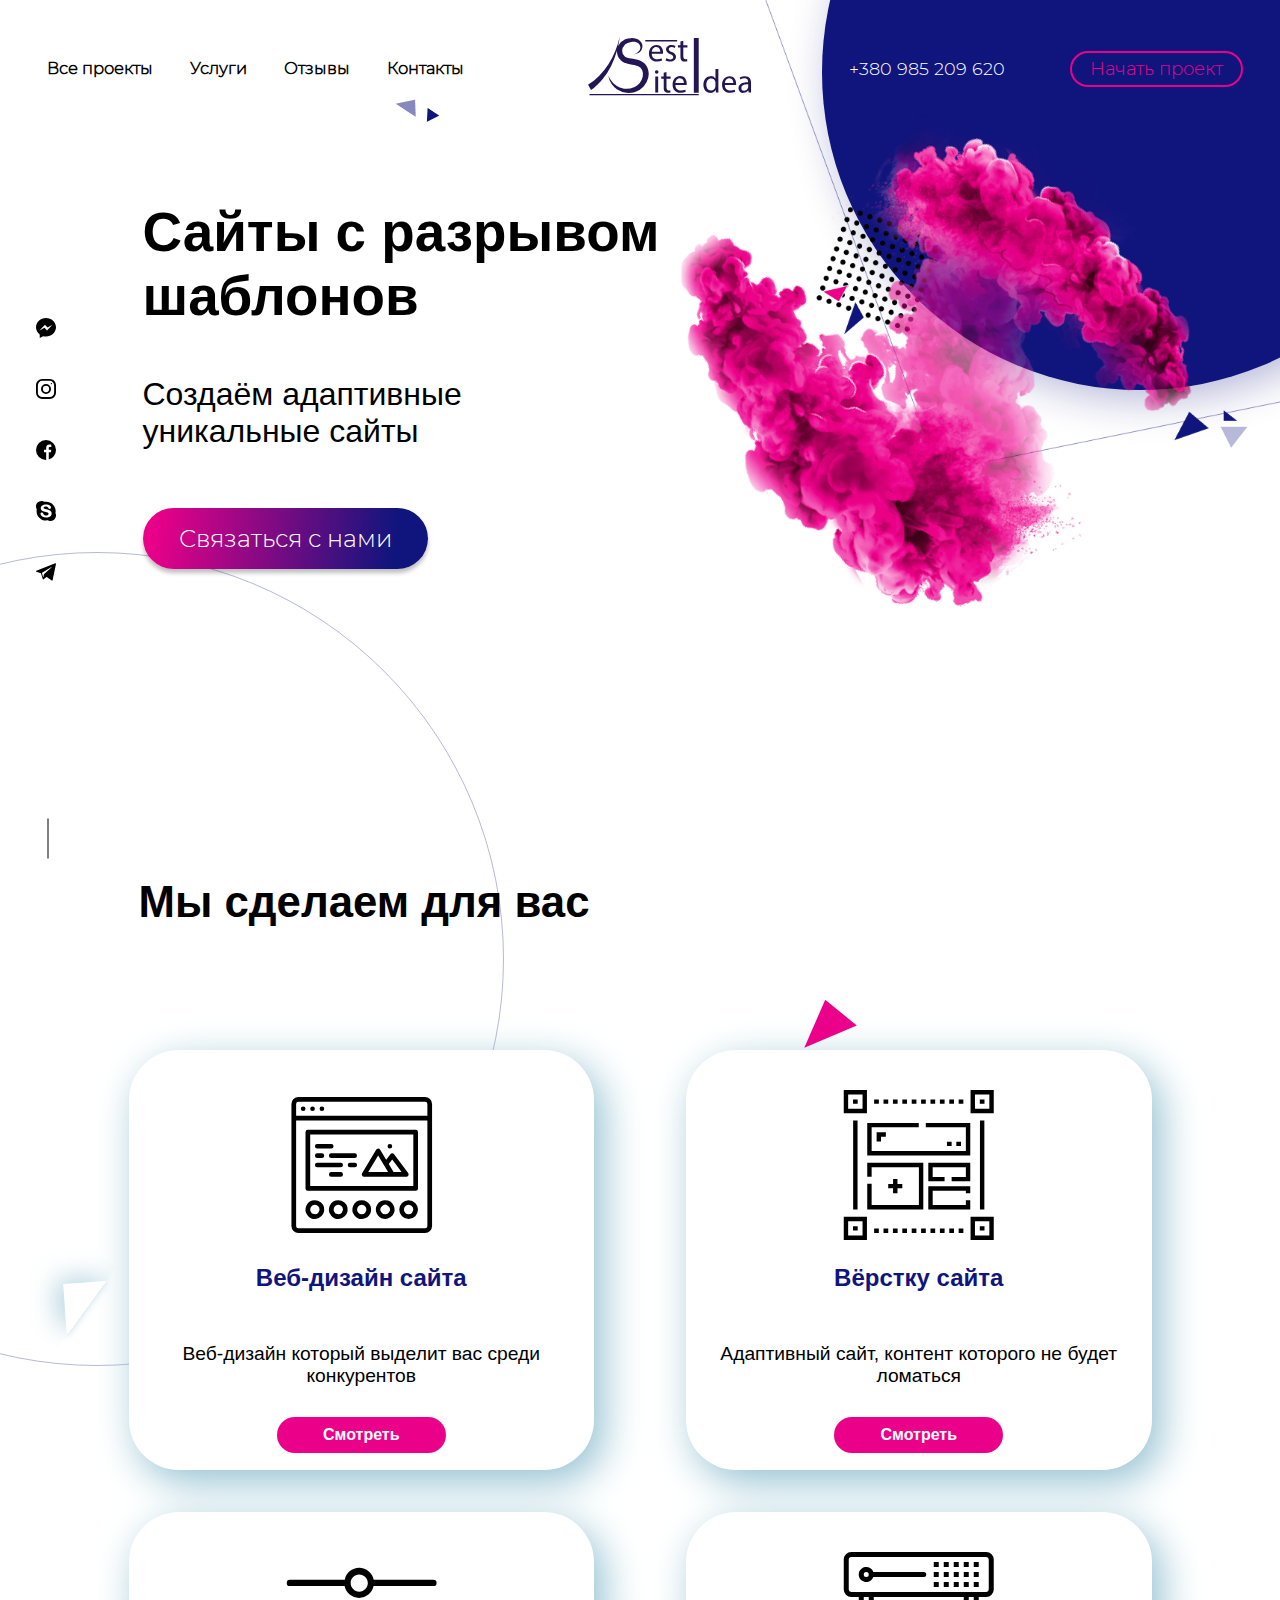
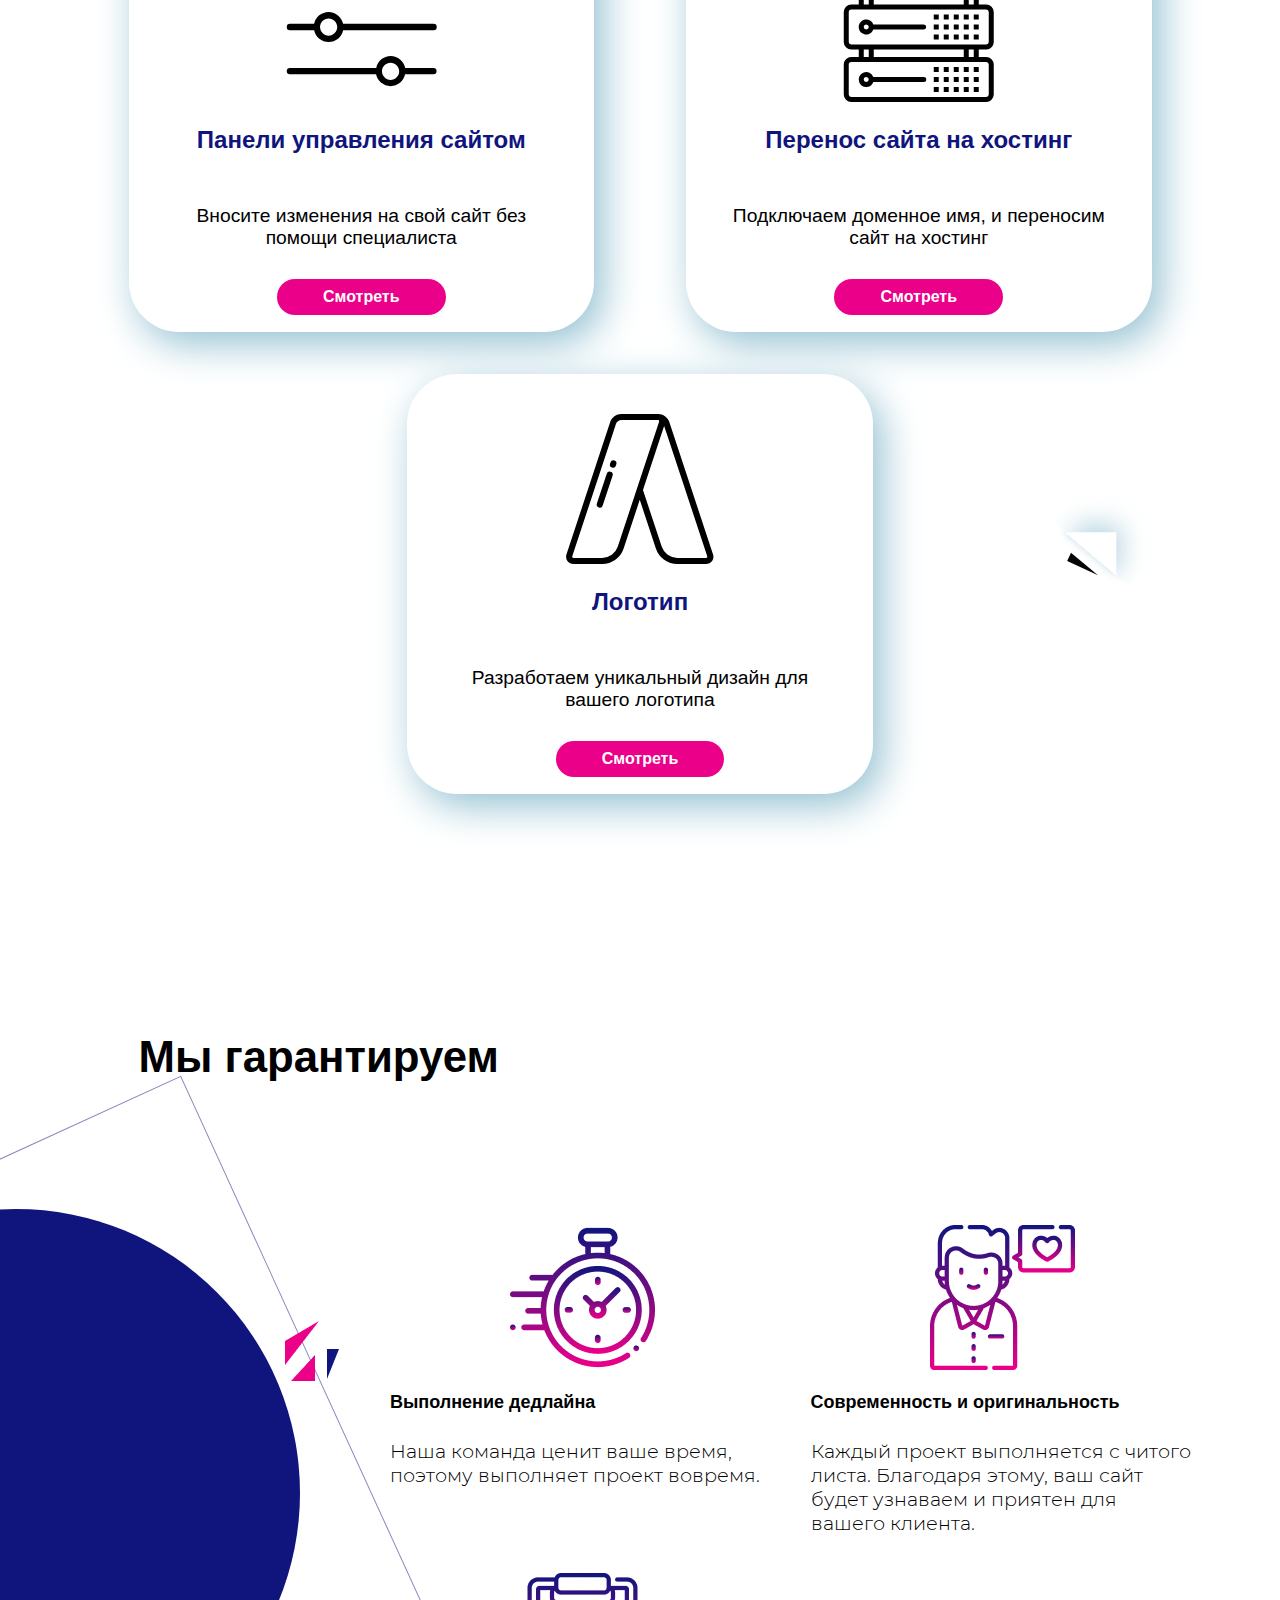
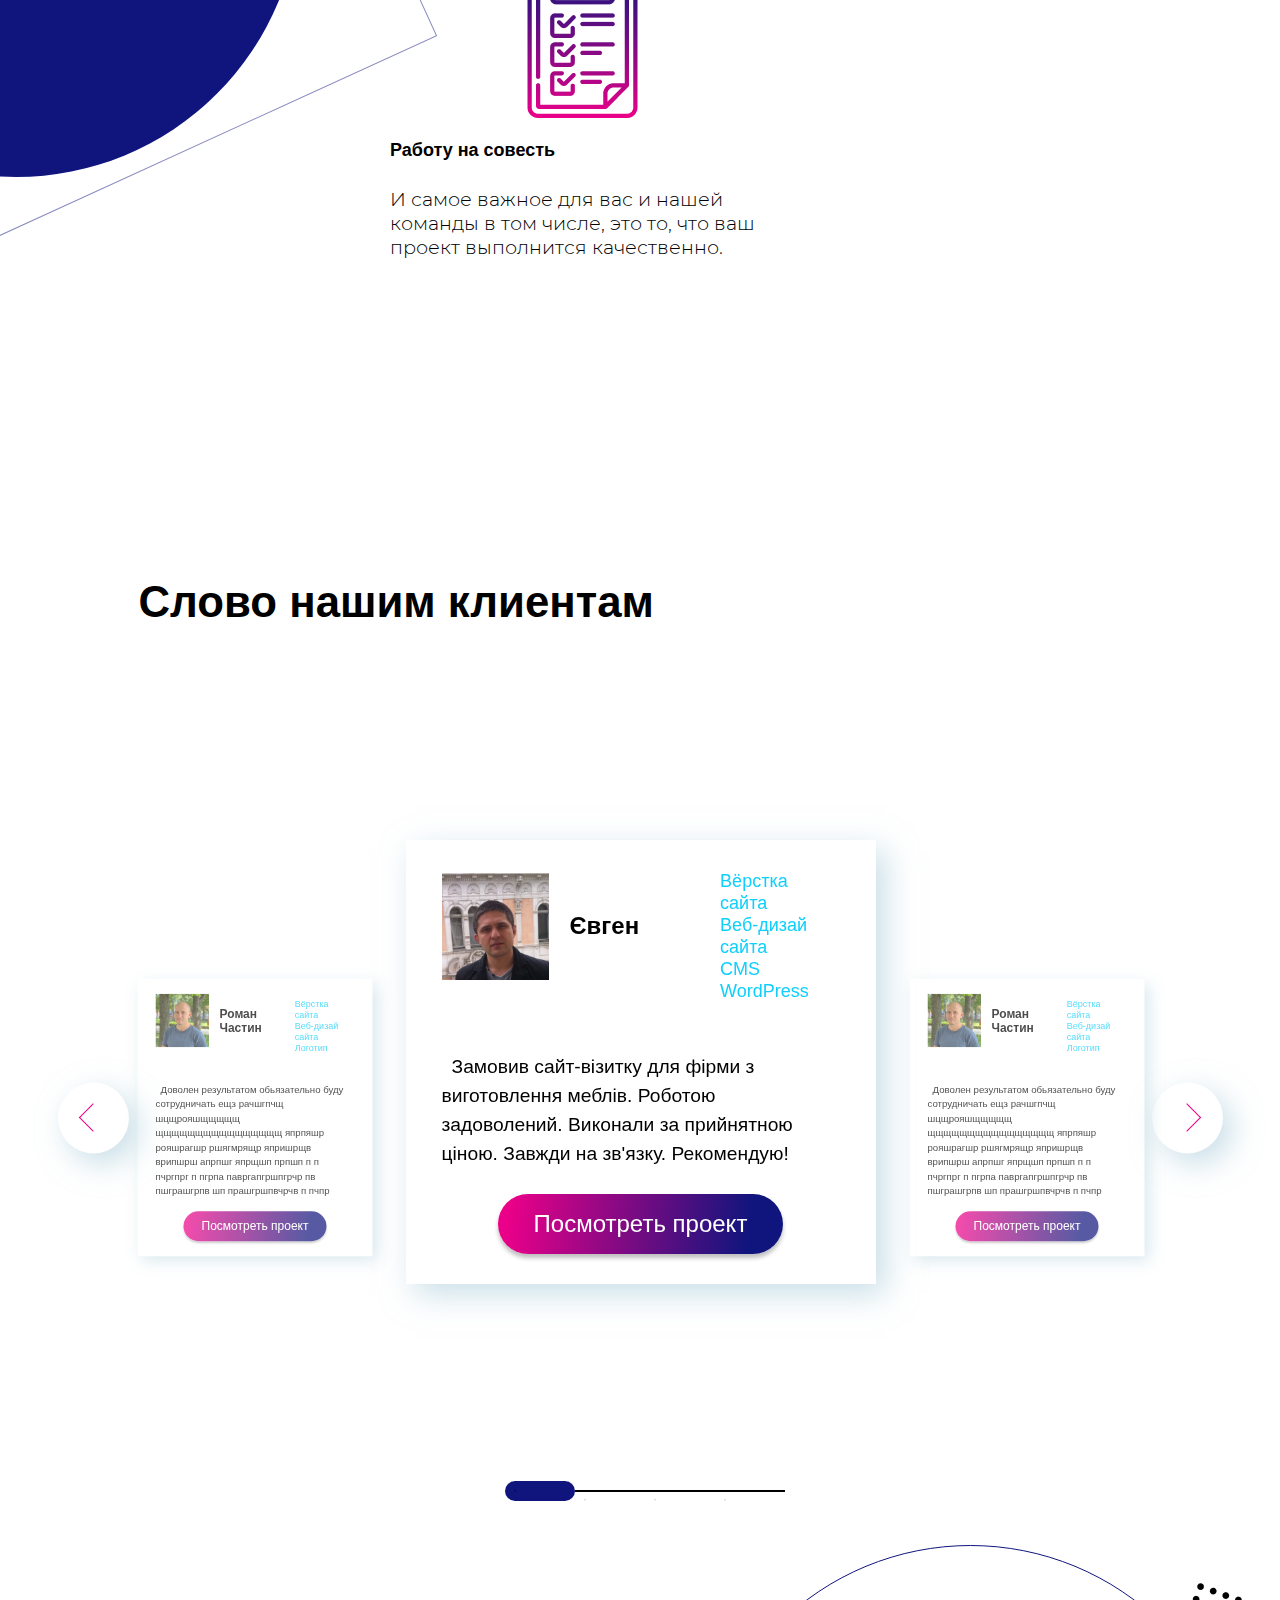
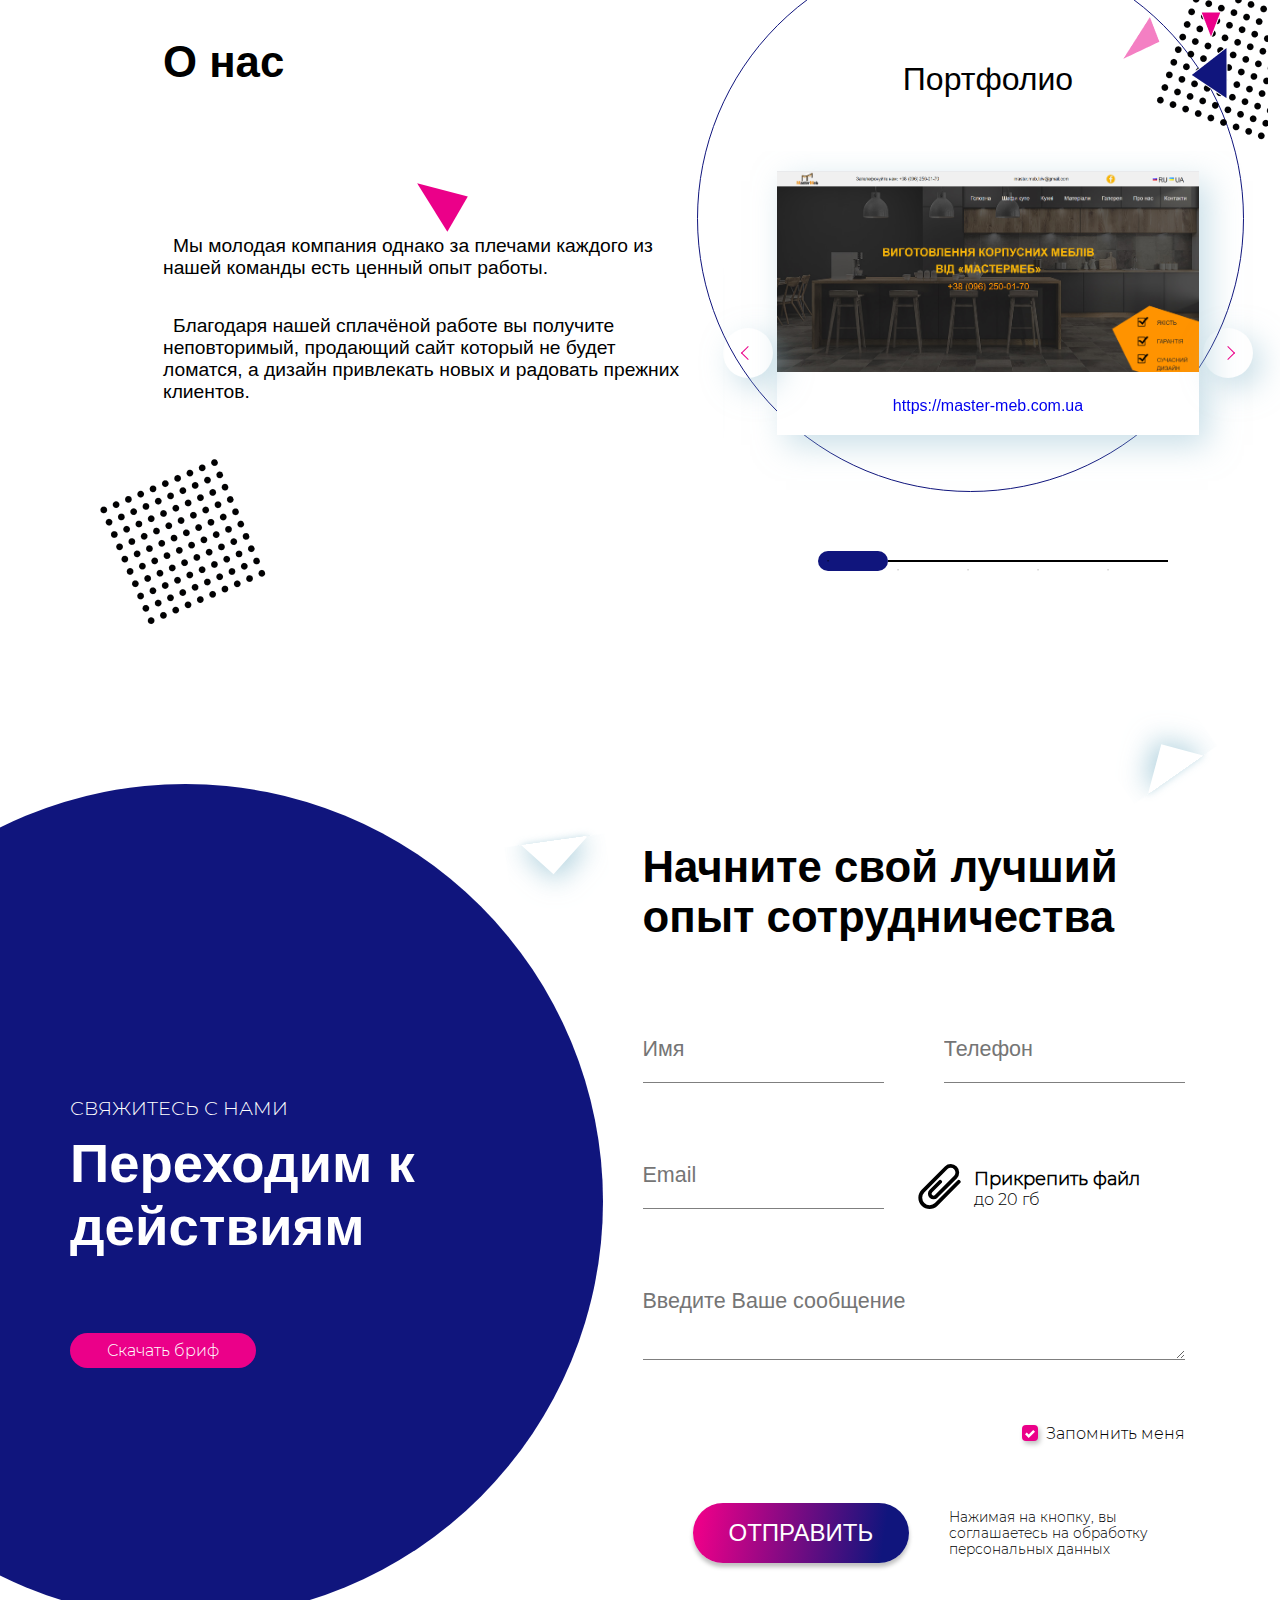
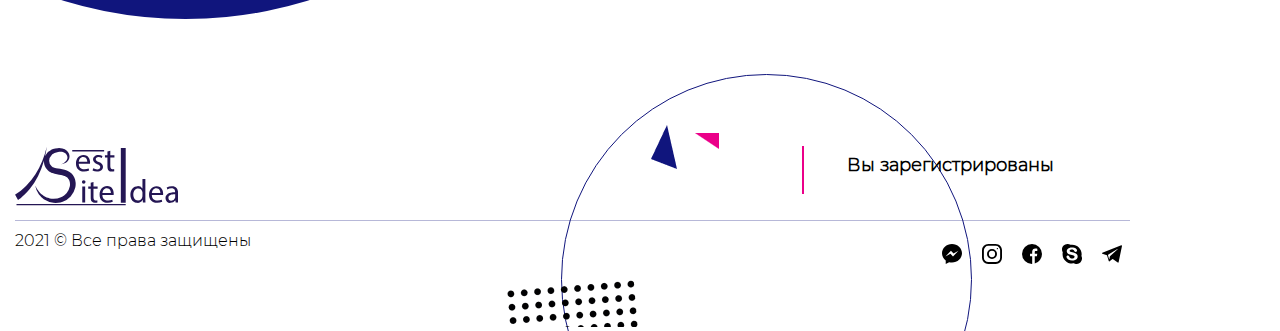
<file: index.html>
<!doctype html>
<html lang="ru">
  <head>
    <meta charset="utf-8">
    <meta name="viewport" content="width=device-width, initial-scale=1, shrink-to-fit=no">
    <link rel="stylesheet" href="./css/sprite.css">
    <link rel="stylesheet" href="./css/reset.css">
    <link rel="stylesheet" href="./libs/slick-carousel/slick.css">
    <link rel="stylesheet" href="./libs/slick-carousel/slick-theme.css">
    <link rel="stylesheet" href="./css/style.css">
    <title>Site Company</title>
  </head>
  <body>
    <!--НАЧАЛО: Фиксированное боковое меню ==================== -->
    <div class="menu-fixed">
      <button class="navbar-toggler t-navbar-toggler">
        <span></span>
      </button>
      <div class="block-sprite d-flex flex-dr-col">
        <svg class="icon-svg">
          <use xlink:href="img/sprite.svg#Vector"></use>
        </svg>
        <svg class="icon-svg">
          <use xlink:href="img/sprite.svg#instagram"></use>
        </svg>
        <svg class="icon-svg">
          <use xlink:href="img/sprite.svg#Vector-1"></use>
        </svg>
        <svg class="icon-svg">
          <use xlink:href="img/sprite.svg#Vector-3"></use>
        </svg>
        <svg class="icon-svg">
          <use xlink:href="img/sprite.svg#Vector-4"></use>
        </svg>
      </div>
      <div class="decor-line"></div>
    </div>
    <div class="menu-collapse">
      <nav class="navbar navbar-collapse">
        <div class="navbar-header">
          <div class="logo">
            <a href="index.html">
              <svg class="icon logo-company">
                <use xlink:href="img/sprite.svg#logo-best-site"></use>
              </svg>
            </a>
          </div>
          <div class="phone-link">
            <a href="tel:+380985209620" class="phone-link__tel phone-link__tel-menu">+380 985 209 620</a>
            <a href="#!" class="link__btn link__btn-project"><span class="btn-fone"></span> Начать проект </a>
          </div>
        </div>
        <div class="collapse">
          <ul class="navbar-nav">
            <li class="nav-item active">
              <a class="nav-link" href="our-project.html">Все проекты</a>
            </li>
            <li class="nav-item">
              <a class="nav-link" href="#sec-serv">Услуги</a>
            </li>
            <li class="nav-item">
              <a class="nav-link" href="#sec-rev">Отзывы</a>
            </li>          
            <li class="nav-item">
              <a class="nav-link" href="#sec-cont">Контакты</a>
            </li>
          </ul>
        </div>
      </nav>
    </div>
    <!--КОНЕЦ: Фиксированное боковое меню ==================== -->

    <!-- НАЧАЛО: Кнопка скролла возврата -->
    <div class="button_scroll"></div>
    <!-- КОНЕЦ: Кнопка скролла возврата -->
    
    <!--НАЧАЛО: Главная ==================== -->
    <section class="sec-home">
      <img src="img/group-smoke.png" alt="" class="img-smoke-home">
      <!--НАЧАЛО: Шапка сайта ==================== -->
      <header>
        <div class="container-menu">
          <img src="./img/decor-1.png" alt="decor" class="decor-1">
          <nav class="navbar d-flex jc-space-between">
            <div class="collapse collapse-desktop">
              <ul class="navbar-nav d-flex">
                <li class="nav-item active">
                  <a class="nav-link" href="our-project.html">Все проекты</a>
                </li>
                <li class="nav-item">
                  <a class="nav-link" href="#sec-serv">Услуги</a>
                </li>
                <li class="nav-item">
                  <a class="nav-link" href="#sec-rev">Отзывы</a>
                </li>
                <li class="nav-item">
                  <a class="nav-link" href="#sec-cont">Контакты</a>
                </li>
              </ul>
            </div>
            <div class="logo">
              <a href="index.html">
                <svg class="icon logo-company">
                  <use xlink:href="img/sprite.svg#logo-best-site"></use>
                </svg>
              </a>
            </div>
            <div class="phone-link phone-link-desk">
              <a href="tel:+380985209620" class="phone-link__tel">+380 985 209 620</a>
              <a href="#!" class="link__btn link__btn-project"><span class="btn-fone"></span> Начать проект </a>
            </div>
          </nav>
        </div>
      </header>
      <!--КОНЕЦ: Шапка сайта ==================== -->
      <div class="container-body">
        <h1 class="title-home"> Сайты с разрывом шаблонов </h1>
        <h3 class="subtitle-home"> Создаём адаптивные уникальные сайты </h3>
        <a href="#sec-cont" class="btn btn-contact-us"><span class="btn-gradient"></span> Связаться с нами </a>
      </div>
    </section>
    <!--КОНЕЦ: Главная ==================== -->
    
    <!--НАЧАЛО: Секция услуги, карточки ==================== -->
    <section class="sec-services" id="sec-serv">
      <div class="container-card">
        <h2 class="block-card">
          Мы сделаем для вас
        </h2>
        <!--НАЧАЛО: Элементы декора ==================== -->
        <div class="decor-t decor-t-1"></div>
        <div class="decor-t decor-t-2"></div>
        <div class="decor-t decor-t-3"></div>
        <div class="decor-t decor-t-4"></div>
        <!--КОНЕЦ: Элементы декора ================================ -->
        <div class="row d-flex jc-center">
          <div class="card card-services">
            <div class="card-body">
              <div class="card-header">
                <svg class="icon-card icon-card-services">
                  <use xlink:href="img/sprite.svg#img-card-design"></use>
                </svg>
              </div>
              <div class="card-content">
                <h4>Веб-дизайн сайта</h4>
                <p>Веб-дизайн который выделит вас среди конкурентов</p>
                <a href="#!">Смотреть</a>
              </div>
            </div>
          </div>
          <div class="card card-services">
            <div class="card-body">
              <div class="card-header">
              <svg class="icon-card icon-card-services">
                <use xlink:href="img/sprite.svg#img-card-verstka"></use>
              </svg>
            </div>
            <div class="card-content">
              <h4>Вёрстку сайта</h4>
              <p>Адаптивный сайт, контент которого не будет ломаться </p>
              <a href="#!">Смотреть</a>
            </div>
            </div>
          </div>
          <div class="card card-services">
            <div class="card-body">
              <div class="card-header">
              <svg class="icon-card icon-card-services">
                <use xlink:href="img/sprite.svg#img-card-cms"></use>
              </svg>
            </div>
            <div class="card-content">
              <h4>Панели управления сайтом</h4>
              <p> Вносите изменения на свой сайт без помощи специалиста</p>
              <a href="#!">Смотреть</a>
            </div>
            </div>
          </div>
          <div class="card card-services">
            <div class="card-body">
              <div class="card-header">
              <svg class="icon-card icon-card-services">
                <use xlink:href="img/sprite.svg#img-card-server"></use>
              </svg>
            </div>
            <div class="card-content">
              <h4>Перенос сайта на хостинг</h4>
              <p>Подключаем доменное имя, и переносим сайт на хостинг</p>
              <a href="#!">Смотреть</a>
            </div>
            </div>
          </div>
          <div class="card card-services">
            <div class="card-body">
              <div class="card-header">
              <svg class="icon-card icon-card-services">
                <use xlink:href="img/sprite.svg#img-card-logo"></use>
              </svg>
            </div>
            <div class="card-content">
              <h4>Логотип</h4>
              <p>Разработаем уникальный дизайн для вашего логотипа</p>
              <a href="#!">Смотреть</a>
            </div>
            </div>
          </div>
        </div>
      </div>
    </section>
    <!--КОНЕЦ: Секция услуги, карточки ==================== -->
    
    <!--НАЧАЛО: Секция гарантии ==================== -->
    <section class="sec-voucher">
      <div class="blue-circle-voucher"></div>
      <div class="container-card">
        <h2 class="block-card">Мы гарантируем</h2>
      </div>
      <div class="container-voucher">
        <div class="row d-flex">
          <div class="card card-voucher card-v-1">
            <div class="card-header d-flex jc-center ai-center">
              <img src="./img/XMLID-1.png" alt="">
            </div>
            <div class="card-content">
              <h4>Выполнение дедлайна</h4>
              <p>Наша команда ценит ваше время, поэтому выполняет проект вовремя. </p>
            </div>
          </div>
          <div class="card card-voucher card-v-2">
            <div class="card-header d-flex jc-center ai-center">
              <img src="./img/XMLID-2.png" alt="">
            </div>
            <div class="card-content">
              <h4>Современность и оригинальность</h4>
              <p>Каждый проект выполняется с читого листа. Благодаря этому, ваш сайт будет узнаваем и приятен для вашего клиента.</p>
            </div>
          </div>
          <div class="card card-voucher card-v-3">
            <div class="card-header d-flex jc-center ai-center">
              <img src="./img/XMLID-3.png" alt="">
            </div>
            <div class="card-content">
              <h4>Работу на совесть</h4>
              <p>И самое важное для вас и нашей команды в том числе, это то, что ваш проект выполнится качественно.</p>
            </div>
          </div>
        </div>
      </div>
    </section>
    <!--КОНЕЦ: Секция гарантии ==================== -->

    <!--НАЧАЛО: Секция отзывы ==================== -->
    <section class="sec-reviews" id="sec-rev">
      <div class="container-card">
        <h2 class="block-card">Слово нашим клиентам</h2>
        <div class="center center-reviews">
          <div class="card-avatar">
            <div class="card-avatar__header">
              <div class="card-avatar__header_photo d-flex ai-center">
                <div class="card-avatar__header_photoimg">
                  <img src="./img/cust_photo/photo_1.jpg" alt="avatar-photo">
                </div>
                <div class="card-avatar__header_name">
                  Євген
                </div>
              </div>
              <div class="card-avatar__header_title d-flex flex-dr-col">
                <span>Вёрстка сайта</span>
                <span>Веб-дизай сайта</span>
                <span>CMS WordPress</span>
              </div>
            </div>
            <p>
              Замовив сайт-візитку для фірми з виготовлення меблів. Роботою задоволений. Виконали за прийнятною ціною. Завжди на зв'язку. Рекомендую!
            </p>
            <div class="card-avatar__contact d-flex jc-center">
              <a href="https://master-meb.com.ua" target="_blank" class="btn btn-contact-us"><span class="btn-gradient"></span> Посмотреть проект </a>
            </div>
          </div>
          <div class="card-avatar">
            <div class="card-avatar__header">
              <div class="card-avatar__header_photo d-flex ai-center">
                <div class="card-avatar__header_photoimg">
                  <img src="./img/FullSizeRender(2).jpg" alt="avatar-photo">
                </div>
                <div class="card-avatar__header_name">
                  Роман Частин
                </div>
              </div>
              <div class="card-avatar__header_title d-flex flex-dr-col">
                <span>Вёрстка сайта</span>
                <span>Веб-дизай сайта</span>
                <span>Логотип</span>
              </div>
            </div>
            <p>
              Доволен результатом обьязательно буду сотрудничать ещз  рачшгпчщ шцщрояшщщщщщ
              щщщщщщщщщщщщщщщщ япрпяшр рояшрагшр ршягмрящр япришрщв врипшрш апрпшг япрщшп 
              прпшп п п пчргпрг п пгрпа павргапгршпгрчр пв пшграшгрпв шп прашгршпвчрчв п пчпр
            </p>
            <div class="card-avatar__contact d-flex jc-center">
              <a href="#!" target="_blank" class="btn btn-contact-us"><span class="btn-gradient"></span> Посмотреть проект </a>
            </div>
          </div>
          <div class="card-avatar">
            <div class="card-avatar__header">
              <div class="card-avatar__header_photo d-flex ai-center">
                <div class="card-avatar__header_photoimg">
                  <img src="./img/FullSizeRender(2).jpg" alt="avatar-photo">
                </div>
                <div class="card-avatar__header_name">
                  Роман Частин
                </div>
              </div>
              <div class="card-avatar__header_title d-flex flex-dr-col">
                <span>Вёрстка сайта</span>
                <span>Веб-дизай сайта</span>
                <span>Логотип</span>
              </div>
            </div>
            <p>
              Доволен результатом обьязательно буду сотрудничать ещз  рачшгпчщ шцщрояшщщщщщ
              щщщщщщщщщщщщщщщщ япрпяшр рояшрагшр ршягмрящр япришрщв врипшрш апрпшг япрщшп 
              прпшп п п пчргпрг п пгрпа павргапгршпгрчр пв пшграшгрпв шп прашгршпвчрчв п пчпр
            </p>
            <div class="card-avatar__contact d-flex jc-center">
              <a href="#!" target="_blank" class="btn btn-contact-us"><span class="btn-gradient"></span> Посмотреть проект </a>
            </div>
          </div>
          <div class="card-avatar">
            <div class="card-avatar__header">
              <div class="card-avatar__header_photo d-flex ai-center">
                <div class="card-avatar__header_photoimg">
                  <img src="./img/FullSizeRender(2).jpg" alt="avatar-photo">
                </div>
                <div class="card-avatar__header_name">
                  Роман Частин
                </div>
              </div>
              <div class="card-avatar__header_title d-flex flex-dr-col">
                <span>Вёрстка сайта</span>
                <span>Веб-дизай сайта</span>
                <span>Логотип</span>
              </div>
            </div>
            <p>
              Доволен результатом обьязательно буду сотрудничать ещз  рачшгпчщ шцщрояшщщщщщ
              щщщщщщщщщщщщщщщщ япрпяшр рояшрагшр ршягмрящр япришрщв врипшрш апрпшг япрщшп 
              прпшп п п пчргпрг п пгрпа павргапгршпгрчр пв пшграшгрпв шп прашгршпвчрчв п пчпр
            </p>
            <div class="card-avatar__contact d-flex jc-center">
              <a href="#!" target="_blank" class="btn btn-contact-us"><span class="btn-gradient"></span> Посмотреть проект </a>
            </div>
          </div>
        </div>
      </div>
    </section>
    <!--КОНЕЦ: Секция отзывы ==================== -->

    <!--НАЧАЛО: Секция о нас ==================== -->
    <section class="sec-about-us">
      <div class="container-about-us">
        <div class="row d-flex">
          <div class="col-2 about-us__col-1">
            <h2>О нас</h2>
            <p>
               Мы молодая компания однако за плечами каждого из нашей команды есть ценный опыт работы.
            </p>
            <p>
               Благодаря нашей сплачёной работе вы получите неповторимый, продающий сайт который не будет ломатся, 
               а дизайн привлекать новых и радовать прежних клиентов.
            </p>
          </div>
          <div class="col-2 about-us__col-2">
            <h3>Портфолио</h3>
            <div class="center center-about-us">
              <div class="card-avatar">
                <div class="card-avatar__header">
                  <img src="./img/frame2.png" alt="avatar-photo">
                </div>
                <div class="card-avatar__contact d-flex jc-center">
                  <a href="https://master-meb.com.ua" target="_blank"> https://master-meb.com.ua </a>
                </div>
              </div>
              <div class="card-avatar">
                <div class="card-avatar__header">
                  <img src="./img/Frame1.jpg" alt="avatar-photo">
                </div>
                <div class="card-avatar__contact d-flex jc-center">
                  <a href="#!"> https://www.sembook.ru/book/rabot </a>
                </div>
              </div>
              <div class="card-avatar">
                <div class="card-avatar__header">
                  <img src="./img/Frame1.jpg" alt="avatar-photo">
                </div>
                <div class="card-avatar__contact d-flex jc-center">
                  <a href="#!"> https://www.sembook.ru/book/rabot </a>
                </div>
              </div>
              <div class="card-avatar">
                <div class="card-avatar__header">
                  <img src="./img/Frame1.jpg" alt="avatar-photo">
                </div>
                <div class="card-avatar__contact d-flex jc-center">
                  <a href="#!"> https://www.sembook.ru/book/rabot </a>
                </div>
              </div>
              <div class="card-avatar">
                <div class="card-avatar__header">
                  <img src="./img/Frame1.jpg" alt="avatar-photo">
                </div>
                <div class="card-avatar__contact d-flex jc-center">
                  <a href="#!"> https://www.sembook.ru/book/rabot </a>
                </div>
              </div>
            </div>
          </div>
        </div>
      </div>
    </section>
    <!--КОНЕЦ: Секция о нас ==================== -->

    <!--НАЧАЛО: Секция с формой ==================== -->
    <section class="sec-form" id="sec-cont">
      <div class="container-form">
        <div class="row d-flex">
          <div class="col-2">
            <div class="decor-t decor-t-2 decor-t-21"></div>
            <div class="link-brief">
              <p>СВЯЖИТЕСЬ С НАМИ</p>
              <h2>Переходим к действиям</h2>
              <div class="menu-brief-wrapper">
                <button class="menu-brief__close"></button>
                <div class="menu-brief">
                  <span class="btn-fone span_toggle">Скачать бриф</span>
                  <ul class="menu-brief__list">
                    <li>
                      <button class="link__btn link__btn-brief" id="des_gn_site">
                        <span class="btn-fone"></span> 
                          Бриф на дизайн сайта 
                      </button>
                    </li>
                    <li>
                      <button class="link__btn link__btn-brief" id="dev_nt_site">
                        <span class="btn-fone"></span> 
                          Бриф на разаработку сайта  
                      </button>
                    </li>
                    <li>
                      <button class="link__btn link__btn-brief" id="logo_site">
                        <span class="btn-fone"></span> 
                          Бриф на разаработку логотипа 
                      </button>
                    </li>
                  </ul>
                </div>
              </div>
            </div>
          </div>
          <div class="col-2">
            <div class="decor-t decor-t-2 decor-t-22"></div>
            <h2> Начните свой лучший опыт сотрудничества </h2>
            <form action="#!">
              <div class="row form-row d-flex">
                <div class="col-2 d-flex ai-end">
                  <input type="text" class="form-control" placeholder="Имя">
                </div>
                <div class="col-2 d-flex ai-end">
                  <input type="text" class="form-control" placeholder="Телефон">
                </div>
              </div>
              <div class="row form-row d-flex">
                <div class="col-2 d-flex ai-end">
                  <input type="email" class="form-control" placeholder="Email">
                </div>
                <div class="col-2 d-flex ai-end input__wrapper">
                  <input type="file" name="photo" id="input-file" multiple>
                  <label for="input-file">
                    <span class="input__file-icon-wrapper">
                      <svg class="icon-card">
                        <use xlink:href="img/sprite.svg#input-file"></use>
                      </svg>
                    </span>
                    <div class="input__file-button">
                      <div class="input__file-button-text">Прикрепить файл</div>
                      <div> до 20 гб </div>
                    </div>
                  </label>
                </div>
              </div>
              <div class="row form-row">
                <div class="col-1">
                  <textarea class="form-control" placeholder="Введите Ваше сообщение"></textarea>
                </div>
              </div>
              <div class="row form-row">
                <div class="col-1">
                  <div class="form-check d-flex ai-center jc-flex-end">
                    <input class="form-check-input" type="checkbox" id="autoSizingCheck" checked>
                    <label class="form-check-label" for="autoSizingCheck">
                      Запомнить меня
                    </label>
                  </div>
                </div>
              </div>
              <div class="row form-row">
                <div class="col-1 d-flex ai-center">
                  <button type="submit" class="btn-contact-us border-0 btn-submit"> <span class="btn-gradient"></span> ОТПРАВИТЬ </button>
                  <span class="info-person">Нажимая на кнопку, вы соглашаетесь на обработку персональных данных</span>
                </div>
              </div>
            </form>
          </div>
        </div>
      </div>
    </section>
    <!--КОНЕЦ: Секция с формой ==================== -->
    
    <!--НАЧАЛО: Модальное окно ==================== -->
    <div class="modal-wrapper">
      <div class="m-w__body">
        <div class="m-w__body-wrapper">
          <button class="m-w__close"></button>
          <div class="m-w__body-header">
            <div class="row d-flex">
              <div class="col-2" id="title_form">
                <!-- Динамическая вставка h3 -->
              </div>
              <div class="col-2 t-end" id="link_mod_brief">
                <!-- Динамическая вставка ссылки на бриф -->
              </div>
            </div>
          </div>
          <div class="m-w__content" id="offer_modal">
            <span>
              Продолжительность варьируется · Цена может отличаться
            </span>
              <!-- Динамическая вставка текста -->
          </div>
          <div class="m-w__footer">
            <form action="#!">
              <div class="row d-flex">
                <div class="col-9">
                  <div class="row form-row d-flex">
                    <div class="col-2 d-flex ai-end">
                      <input type="text" class="form-control" placeholder="Имя">
                    </div>
                    <div class="col-2 d-flex ai-end">
                      <input type="text" class="form-control" placeholder="Телефон">
                    </div>
                  </div>
                  <div class="row form-row d-flex">
                    <div class="col-2 d-flex ai-end">
                      <input type="email" class="form-control" placeholder="Email">
                    </div>
                    <div class="col-2 d-flex ai-end input__wrapper">
                      <input type="file" name="photo" id="input-file" multiple>
                      <label for="input-file">
                        <span class="input__file-icon-wrapper">
                          <svg class="icon-card">
                            <use xlink:href="img/sprite.svg#input-file"></use>
                          </svg>
                        </span>
                        <div class="input__file-button">
                          <div class="input__file-button-text">Прикрепить файл</div>
                          <div> до 20 гб </div>
                        </div>
                      </label>
                    </div>
                  </div>
                  <div class="row form-row">
                    <div class="col-1">
                      <textarea class="form-control" placeholder="Введите Ваше сообщение"></textarea>
                    </div>
                  </div>
                </div>
                <div class="col-3">
                  <div class="row form-row">
                    <div class="col-1 t-start">
                      <button type="submit" class="btn-contact-us border-0 d-block"> <span class="btn-gradient"></span> ОТПРАВИТЬ </button>
                      <span class="info-person">Нажимая на кнопку, вы соглашаетесь на обработку персональных данных</span>
                    </div>
                  </div>
                  <div class="row form-row">
                    <div class="col-1">
                      <div class="form-check d-flex">
                        <input class="form-check-input" type="checkbox" id="autoSizingCheckModal" checked>
                        <label class="form-check-label" for="autoSizingCheckModal">
                          Запомнить меня
                        </label>
                      </div>
                    </div>
                  </div>
                  <div class="row form-row">
                    <div class="col-1">
                      <div class="dropdown">
                        <button class="dropbtn"><span></span>Добавить услугу</button>
                        <div class="dropdown-content">

                          <div>Веб-дизайн сайта</div>
                          <div>Верстка сайта</div>
                          <div>Разаработка лого</div>

                        </div>
                      </div>
                    </div>
                  </div>
                </div>
              </div>
            </form>
          </div>
        </div>
      </div>
    </div>
    <!--КОНЕЦ: Модальное окно ==================== -->
    
    <footer>
      <div class="container-footer">
        <div class="row">
          <div class="col col-footer-logo d-flex jc-space-between">
            <div class="col-footer-logo__logo">
              <a href="index.html">
                <svg class="icon logo-company">
                  <use xlink:href="img/sprite.svg#logo-best-site"></use>
                </svg>
              </a>
            </div>
            <div class="col-footer-logo__text">
              Вы зарегистрированы
            </div>
          </div>
          <div class="col col-footer-sprite d-flex jc-space-between">
            <span>2021   &copy;   Все права защищены</span>
            <div class="block-sprite">
              <svg class="icon-footer">
                <use xlink:href="img/sprite.svg#Vector"></use>
              </svg>
              <svg class="icon-footer">
                <use xlink:href="img/sprite.svg#instagram"></use>
              </svg>
              <svg class="icon-footer">
                <use xlink:href="img/sprite.svg#Vector-1"></use>
              </svg>
              <svg class="icon-footer">
                <use xlink:href="img/sprite.svg#Vector-3"></use>
              </svg>
              <svg class="icon-footer">
                <use xlink:href="img/sprite.svg#Vector-4"></use>
              </svg>
            </div>
          </div>
        </div>
      </div>
    </footer>
    
    <script src="./libs/jquery.2.1.3.js"></script>
    <script src="./libs/slick-carousel/slick.js"></script>
    <script src="./js/script-scroll-p-home.js"></script>
    <script src="./js/script.js"></script>
  </body>
</html>
</file>
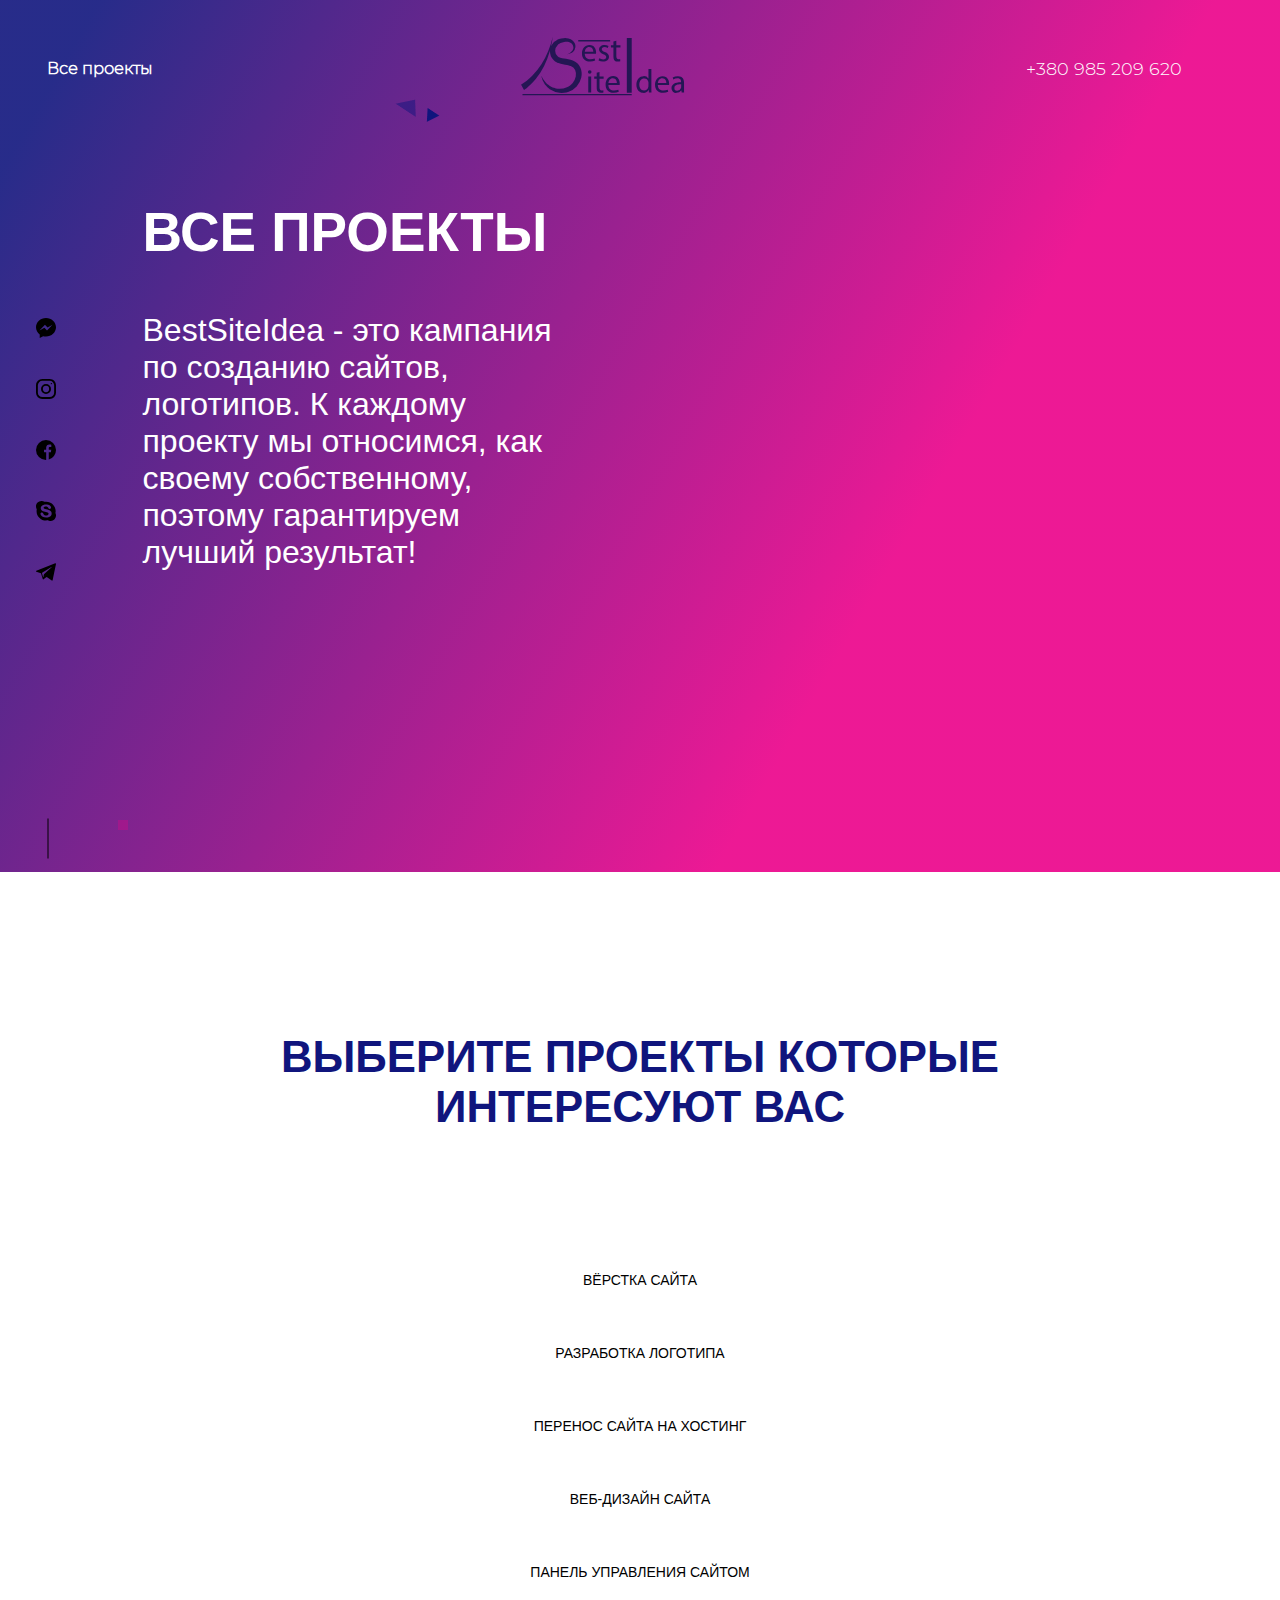
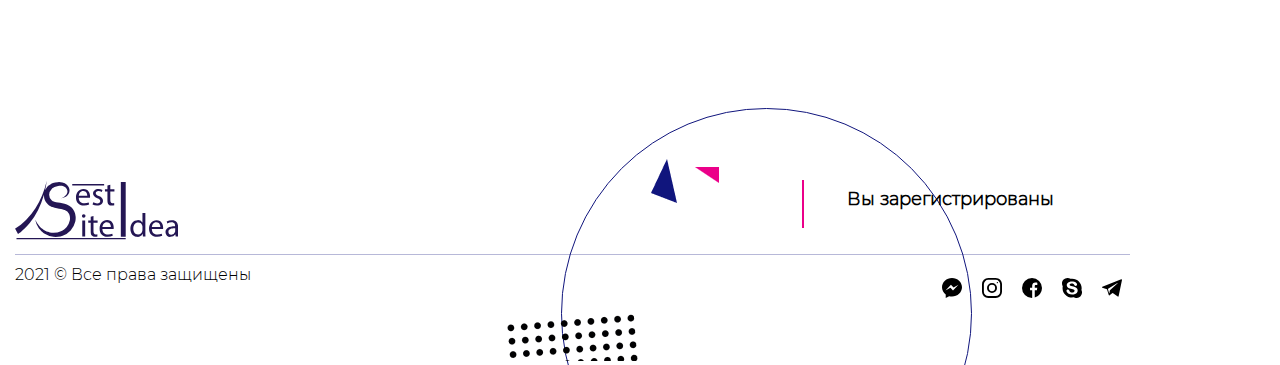
<file: index-1.html>
<!doctype html>
<html lang="ru">
  <head>
    <meta charset="utf-8">
    <meta name="viewport" content="width=device-width, initial-scale=1, shrink-to-fit=no">
    
    <link rel="stylesheet" href="./css/sprite.css">
    <link rel="stylesheet" href="./css/reset.css">
    <link rel="stylesheet" href="./libs/slick-carousel/slick.css">
    <link rel="stylesheet" href="./libs/slick-carousel/slick-theme.css">
    <link rel="stylesheet" href="./css/style.css">

    <title>Site Company</title>
  </head>
  <body>

    <!--НАЧАЛО: Фиксированное боковое меню ==================== -->
    <div class="menu-fixed">
      <button class="navbar-toggler t-navbar-toggler">
        <span></span>
      </button>
      <div class="block-sprite d-flex flex-dr-col">
        <svg class="icon-svg">
          <use xlink:href="img/sprite.svg#Vector"></use>
        </svg>
        <svg class="icon-svg">
          <use xlink:href="img/sprite.svg#instagram"></use>
        </svg>
        <svg class="icon-svg">
          <use xlink:href="img/sprite.svg#Vector-1"></use>
        </svg>
        <svg class="icon-svg">
          <use xlink:href="img/sprite.svg#Vector-3"></use>
        </svg>
        <svg class="icon-svg">
          <use xlink:href="img/sprite.svg#Vector-4"></use>
        </svg>
      </div>
      <div class="decor-line"></div>
    </div>

    <div class="menu-collapse">
      <nav class="navbar navbar-collapse">
        <div class="navbar-header">
          <div class="logo">
            <a href="/index.html">
              <svg class="icon logo-company">
                <use xlink:href="img/sprite.svg#logo-best-site"></use>
              </svg>
            </a>
          </div>
          <div class="phone-link">
            <a href="tel:+380985209620" class="phone-link__tel phone-link__tel-menu">+380 985 209 620</a>
            <a href="#!" class="link__btn link__btn-project"><span class="btn-fone"></span> Начать проект </a>
          </div>
        </div>
        
        <div class="collapse">
          <ul class="navbar-nav">
            <li class="nav-item active">
              <a class="nav-link" href="#">Все проекты</a>
            </li>
            <li class="nav-item">
              <a class="nav-link" href="#sec-serv">Услуги</a>
            </li>
            <li class="nav-item">
              <a class="nav-link" href="#sec-rev">Отзывы</a>
            </li>          
            <li class="nav-item">
              <a class="nav-link" href="#sec-cont">Контакты</a>
            </li>
          </ul>
        </div>
        
      </nav>
    </div>


    <!--КОНЕЦ: Фиксированное боковое меню ==================== -->

    <!-- НАЧАЛО: Кнопка скролла возврата -->

    <div class="button_scroll"></div>

    <!-- КОНЕЦ: Кнопка скролла возврата -->
    
    <!--НАЧАЛО: Главная ==================== -->
    <section class="sec-home p-project">
      <!--НАЧАЛО: Шапка сайта ==================== -->
      <header>
        <div class="container-menu">
          <img src="./img/decor-1.png" alt="decor" class="decor-1">
          <nav class="navbar d-flex jc-space-between">
            <div class="collapse collapse-desktop">
              <ul class="navbar-nav d-flex">
                <li class="nav-item active">
                  <a class="nav-link link-p-project" href="#sec_p_select">Все проекты</a>
                </li>
                <!-- <li class="nav-item">
                  <a class="nav-link link-p-project" href="#sec-serv">Услуги</a>
                </li>
                <li class="nav-item">
                  <a class="nav-link link-p-project" href="#sec-rev">Отзывы</a>
                </li>
                <li class="nav-item">
                  <a class="nav-link link-p-project" href="#sec-cont">Контакты</a>
                </li> -->
              </ul>
            </div>
            <div class="logo">
              <a href="/index.html">
                <svg class="icon logo-company">
                  <use xlink:href="img/sprite.svg#logo-best-site"></use>
                </svg>
              </a>
            </div>
            <div class="phone-link phone-link-desk">
              <a href="tel:+380985209620" class="phone-link__tel tel-p-project">+380 985 209 620</a>
            </div>
          </nav>
        </div>
      </header>
      <!--КОНЕЦ: Шапка сайта ==================== -->
      <div class="container-body">
        <h1 class="title-home"> ВСЕ ПРОЕКТЫ </h1>
        <h3 class="subtitle-home">  
          BestSiteIdea -  это кампания по созданию сайтов, логотипов. 
          К каждому проекту мы относимся, как своему собственному, поэтому гарантируем лучший результат! 
        </h3>
      </div>
    </section>
    <!--КОНЕЦ: Главная ==================== -->


    <section class="project-selection" id="sec_p_select">
      <h2>ВЫБЕРИТЕ ПРОЕКТЫ КОТОРЫЕ ИНТЕРЕСУЮТ ВАС</h2>
      <div class="wrapper-select">
        <h3>ВЁРСТКА САЙТА</h3>
        <h3>РАЗРАБОТКА ЛОГОТИПА</h3>
        <h3>ПЕРЕНОС  САЙТА НА ХОСТИНГ</h3>
        <h3>ВЕБ-ДИЗАЙН САЙТА</h3>
        <h3>ПАНЕЛЬ УПРАВЛЕНИЯ САЙТОМ</h3>
      </div>
      
    </section>
    
   





    
    <footer>
      <div class="container-footer">
        <div class="row">
          <div class="col col-footer-logo d-flex jc-space-between">
            <div class="col-footer-logo__logo">
              <a href="/index.html">
                <svg class="icon logo-company">
                  <use xlink:href="img/sprite.svg#logo-best-site"></use>
                </svg>
              </a>
            </div>
            <div class="col-footer-logo__text">
              Вы зарегистрированы
            </div>
          </div>
          <div class="col col-footer-sprite d-flex jc-space-between">
            <span>2021   &copy;   Все права защищены</span>
            <div class="block-sprite">
              <svg class="icon-footer">
                <use xlink:href="img/sprite.svg#Vector"></use>
              </svg>
              <svg class="icon-footer">
                <use xlink:href="img/sprite.svg#instagram"></use>
              </svg>
              <svg class="icon-footer">
                <use xlink:href="img/sprite.svg#Vector-1"></use>
              </svg>
              <svg class="icon-footer">
                <use xlink:href="img/sprite.svg#Vector-3"></use>
              </svg>
              <svg class="icon-footer">
                <use xlink:href="img/sprite.svg#Vector-4"></use>
              </svg>
            </div>
          </div>
        </div>
      </div>
    </footer>
    
    <script src="./libs/jquery.2.1.3.js"></script>
    <script src="./libs/slick-carousel/slick.js"></script>
    <script src="./js/script.js"></script>
  </body>
</html>
</file>
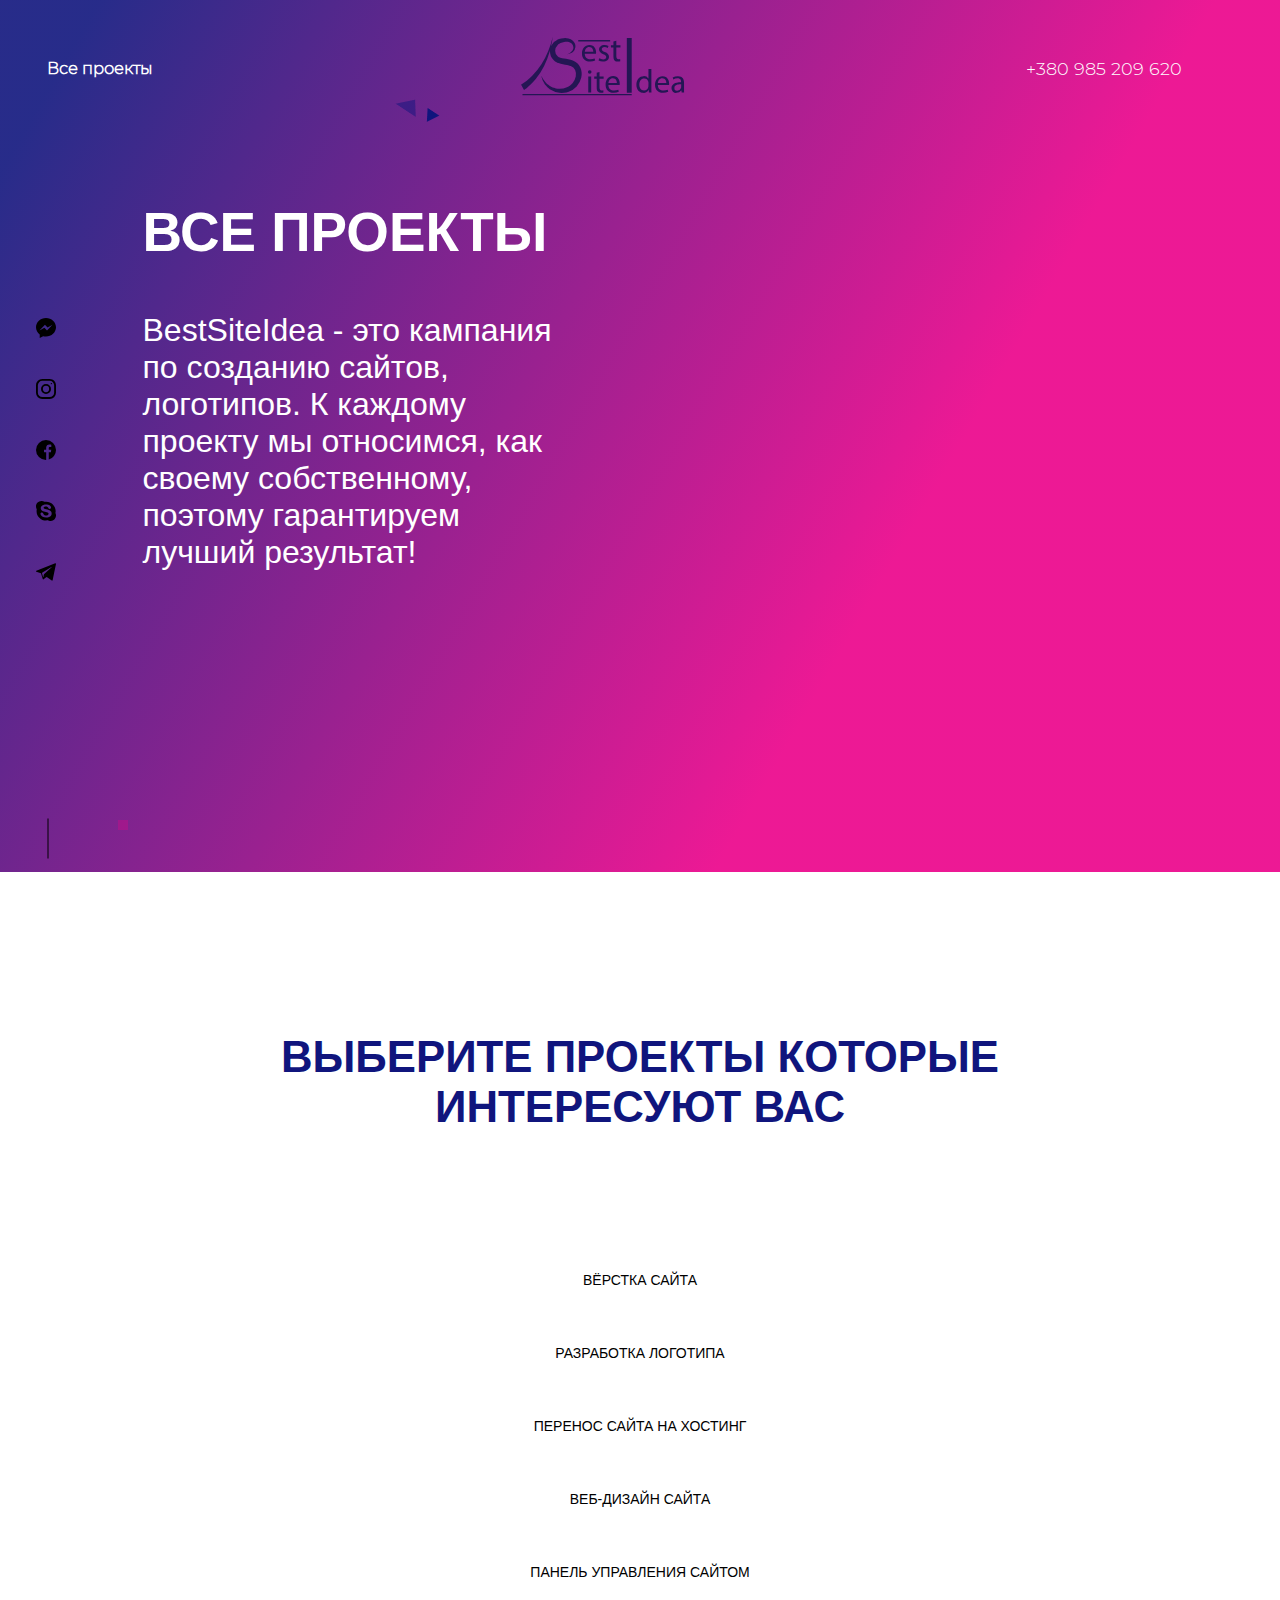
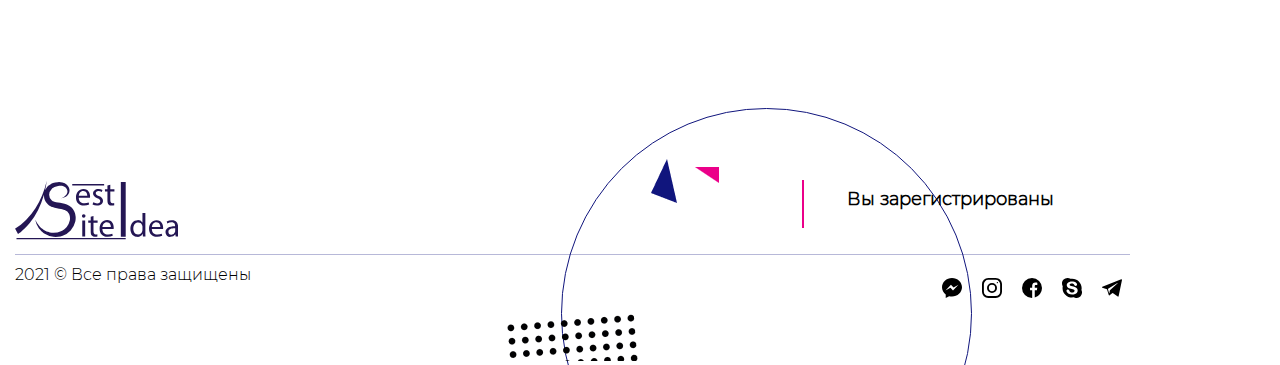
<file: our-project.html>
<!doctype html>
<html lang="ru">
  <head>
    <meta charset="utf-8">
    <meta name="viewport" content="width=device-width, initial-scale=1, shrink-to-fit=no">
    
    <link rel="stylesheet" href="./css/sprite.css">
    <link rel="stylesheet" href="./css/reset.css">
    <link rel="stylesheet" href="./libs/slick-carousel/slick.css">
    <link rel="stylesheet" href="./libs/slick-carousel/slick-theme.css">
    <link rel="stylesheet" href="./css/style.css">

    <title>Site Company</title>
  </head>
  <body>

    <!--НАЧАЛО: Фиксированное боковое меню ==================== -->
    <div class="menu-fixed">
      <button class="navbar-toggler t-navbar-toggler">
        <span></span>
      </button>
      <div class="block-sprite d-flex flex-dr-col">
        <svg class="icon-svg">
          <use xlink:href="img/sprite.svg#Vector"></use>
        </svg>
        <svg class="icon-svg">
          <use xlink:href="img/sprite.svg#instagram"></use>
        </svg>
        <svg class="icon-svg">
          <use xlink:href="img/sprite.svg#Vector-1"></use>
        </svg>
        <svg class="icon-svg">
          <use xlink:href="img/sprite.svg#Vector-3"></use>
        </svg>
        <svg class="icon-svg">
          <use xlink:href="img/sprite.svg#Vector-4"></use>
        </svg>
      </div>
      <div class="decor-line"></div>
    </div>

    <div class="menu-collapse">
      <nav class="navbar navbar-collapse">
        <div class="navbar-header">
          <div class="logo">
            <a href="index.html">
              <svg class="icon logo-company">
                <use xlink:href="img/sprite.svg#logo-best-site"></use>
              </svg>
            </a>
          </div>
          <div class="phone-link">
            <a href="tel:+380985209620" class="phone-link__tel phone-link__tel-menu">+380 985 209 620</a>
            <a href="#!" class="link__btn link__btn-project"><span class="btn-fone"></span> Начать проект </a>
          </div>
        </div>
        
        <div class="collapse">
          <ul class="navbar-nav">
            <li class="nav-item active">
              <a class="nav-link" href="#sec_p_select">Все проекты</a>
            </li>
            <li class="nav-item">
              <a class="nav-link" href="#sec-serv">Услуги</a>
            </li>
            <li class="nav-item">
              <a class="nav-link" href="#sec-rev">Отзывы</a>
            </li>          
            <li class="nav-item">
              <a class="nav-link" href="#sec-cont">Контакты</a>
            </li>
          </ul>
        </div>
        
      </nav>
    </div>


    <!--КОНЕЦ: Фиксированное боковое меню ==================== -->

    <!-- НАЧАЛО: Кнопка скролла возврата -->

    <div class="button_scroll"></div>

    <!-- КОНЕЦ: Кнопка скролла возврата -->
    
    <!--НАЧАЛО: Главная ==================== -->
    <section class="sec-home p-project">
      <!--НАЧАЛО: Шапка сайта ==================== -->
      <header>
        <div class="container-menu">
          <img src="./img/decor-1.png" alt="decor" class="decor-1">
          <nav class="navbar d-flex jc-space-between">
            <div class="collapse collapse-desktop">
              <ul class="navbar-nav d-flex">
                <li class="nav-item active">
                  <a class="nav-link link-p-project" href="#sec_p_select">Все проекты</a>
                </li>
                <!-- <li class="nav-item">
                  <a class="nav-link link-p-project" href="#sec-serv">Услуги</a>
                </li>
                <li class="nav-item">
                  <a class="nav-link link-p-project" href="#sec-rev">Отзывы</a>
                </li>
                <li class="nav-item">
                  <a class="nav-link link-p-project" href="#sec-cont">Контакты</a>
                </li> -->
              </ul>
            </div>
            <div class="logo">
              <a href="index.html">
                <svg class="icon logo-company">
                  <use xlink:href="img/sprite.svg#logo-best-site"></use>
                </svg>
              </a>
            </div>
            <div class="phone-link phone-link-desk">
              <a href="tel:+380985209620" class="phone-link__tel tel-p-project">+380 985 209 620</a>
            </div>
          </nav>
        </div>
      </header>
      <!--КОНЕЦ: Шапка сайта ==================== -->
      <div class="container-body">
        <h1 class="title-home"> ВСЕ ПРОЕКТЫ </h1>
        <h3 class="subtitle-home">  
          BestSiteIdea -  это кампания по созданию сайтов, логотипов. 
          К каждому проекту мы относимся, как своему собственному, поэтому гарантируем лучший результат! 
        </h3>
      </div>
    </section>
    <!--КОНЕЦ: Главная ==================== -->


    <section class="project-selection" id="sec_p_select">
      <h2>ВЫБЕРИТЕ ПРОЕКТЫ КОТОРЫЕ ИНТЕРЕСУЮТ ВАС</h2>
      <div class="wrapper-select">
        <h3>ВЁРСТКА САЙТА</h3>
        <h3>РАЗРАБОТКА ЛОГОТИПА</h3>
        <h3>ПЕРЕНОС  САЙТА НА ХОСТИНГ</h3>
        <h3>ВЕБ-ДИЗАЙН САЙТА</h3>
        <h3>ПАНЕЛЬ УПРАВЛЕНИЯ САЙТОМ</h3>
      </div>
      
    </section>
    
   





    
    <footer>
      <div class="container-footer">
        <div class="row">
          <div class="col col-footer-logo d-flex jc-space-between">
            <div class="col-footer-logo__logo">
              <a href="index.html">
                <svg class="icon logo-company">
                  <use xlink:href="img/sprite.svg#logo-best-site"></use>
                </svg>
              </a>
            </div>
            <div class="col-footer-logo__text">
              Вы зарегистрированы
            </div>
          </div>
          <div class="col col-footer-sprite d-flex jc-space-between">
            <span>2021   &copy;   Все права защищены</span>
            <div class="block-sprite">
              <svg class="icon-footer">
                <use xlink:href="img/sprite.svg#Vector"></use>
              </svg>
              <svg class="icon-footer">
                <use xlink:href="img/sprite.svg#instagram"></use>
              </svg>
              <svg class="icon-footer">
                <use xlink:href="img/sprite.svg#Vector-1"></use>
              </svg>
              <svg class="icon-footer">
                <use xlink:href="img/sprite.svg#Vector-3"></use>
              </svg>
              <svg class="icon-footer">
                <use xlink:href="img/sprite.svg#Vector-4"></use>
              </svg>
            </div>
          </div>
        </div>
      </div>
    </footer>
    
    <script src="./libs/jquery.2.1.3.js"></script>
    <script src="./libs/slick-carousel/slick.js"></script>
    <script src="./js/script.js"></script>
  </body>
</html>
</file>
<file: css/sprite.css>
.icon-svg, .icon-footer {
  width: 20px;
  height: 20px;
  margin: .5em;
  cursor: pointer;
  fill: #000;
  transition: .2s;
}
.icon-svg:hover, .icon-footer:hover {
  fill: #EB0089;
  transform: scale(1.5);
}
.icon-card {
  width: 100%;
  height: 100%;
  margin: 0;
}
.logo-company {
  width: calc(116px + 100 * ((100vw - 993px) / (1600 - 993)));
  height: 60px;
  fill: #241654;
  transition: .3s;
  cursor: pointer;
}

@media screen and (max-width: 992px) {
  .logo-company {
    width: 115px;
    fill: #fff;
  }
}

.logo-company:hover {
  fill: #EB0089;
}


/* Стили кнопки меню =========== */
.navbar-toggler {
  opacity: 0;
  z-index: -9;
  display: block;
  position: relative;
  margin: 0 auto;
  padding: 0;
  width: 26px;
  height: 32px;
  font-size: 0;
  text-indent: -9999px;
  appearance: none;
  box-shadow: none;
  border-radius: none;
  border: none;
  cursor: pointer;
  background: none;
  /* transition: background 0.3s; */
}
@media screen and (max-width: 992px) {
  .navbar-toggler {
    opacity: 1;
    z-index: 9;
  }
}
.but-navbar-z-index {
  z-index: 9;
  opacity: 1;
} 
.navbar-toggler:focus {
  outline: none;
}
.navbar-toggler span {
  display: block;
  position: absolute;
  top: 0;
  left: 0;
  right: 0;
  bottom: 0;
  margin: auto;
  height: 3px;
  background: #000;
}

.navbar-toggler span:before, .navbar-toggler span:after {
  position: absolute;
  display: block;
  left: 0;
  width: 100%;
  height: 3px;
  background: #000;
  content: "";
}
.navbar-toggler span.active-color:before, .navbar-toggler span.active-color:after {
  /* transition: background 0s 0.3s; */
  background: #ff3264;
  
}
.navbar-toggler span:before {
  top: -7px;
}
.navbar-toggler span:after {
  bottom: -7px;
}
/* .t-navbar-toggler {
  background-color: #ff3264;
} */
.t-navbar-toggler span.active-color {
  transition: background 0s 0.3s;
}
.t-navbar-toggler span.active-color:before, .t-navbar-toggler span.active-color:after {
  transition-duration: 0.3s, 0.3s;
  transition-delay: 0.3s, 0s;
}
.t-navbar-toggler span.active-color:before {
  transition-property: top, transform;
}
.t-navbar-toggler span.active-color:after {
  transition-property: bottom, transform;
}


.t-navbar-toggler span {
  transition: background 0.3s 0s;
}
.t-navbar-toggler span:before, .t-navbar-toggler span:after {
  transition-duration: 0.3s, 0.3s;
  transition-delay: 0.3s, 0s;
}
.t-navbar-toggler span:before {
  transition-property: top, transform;
}
.t-navbar-toggler span:after {
  transition-property: bottom, transform;
}

/* состояние active при открытом меню  */
/* .t-navbar-toggler.navbar-toggler-active {
  background-color: #cb0032;
} */
.t-navbar-toggler.navbar-toggler-active span {
  background: none;
}
.t-navbar-toggler.navbar-toggler-active span.active-color {
  background: none !important;
}
.t-navbar-toggler.navbar-toggler-active span:before {
  top: 0;
  transform: rotate(45deg);
}
.t-navbar-toggler.navbar-toggler-active span:after {
  bottom: 0;
  transform: rotate(-45deg);
}
.t-navbar-toggler.navbar-toggler-active span:before, .t-navbar-toggler.navbar-toggler-active span:after {
  transition-delay: 0s, 0.3s;
}

@media screen and (max-width: 992px) {
  .navbar-toggler span {
    background: #fff;
  }
  .navbar-toggler span:before, .navbar-toggler span:after {
    background: #fff;
  }
}
</file>
<file: css/style.css>
.container-menu {
  width: calc(305px + 1200 * ((100vw - 320px) / (1600 - 320)));
  margin-top: 36px;
  margin-right: auto;
  margin-left: auto;
  margin-bottom: calc(80px + 30 * ((100vw - 632px) / (1600 - 632)));
  position: relative;
}

@media screen and (max-width: 992px) {
  .container-menu {
    margin-top: 0;
    margin-bottom: 0;
  }
}

.decor-1 {
  position: absolute;
  bottom: -28px;
  left: 357px;
}

@media screen and (max-width: 992px) {
  .decor-1 {
    display: none;
  }
}

.navbar {
  -webkit-box-align: center;
      -ms-flex-align: center;
          align-items: center;
}

@media screen and (max-width: 632px) {
  .navbar {
    -webkit-box-align: normal;
        -ms-flex-align: normal;
            align-items: normal;
    -webkit-box-orient: vertical;
    -webkit-box-direction: normal;
        -ms-flex-direction: column;
            flex-direction: column;
  }
}

.navbar .collapse .navbar-nav .nav-item {
  margin-right: 19px;
}

.navbar .collapse .navbar-nav .nav-item .nav-link {
  font-size: calc(15px + 3 * ((100vw - 993px) / (1600 - 993)));
  -webkit-transition: .2s;
  transition: .2s;
  color: #000;
  font-weight: 600;
  position: relative;
  padding: 9px;
}

.navbar .collapse .navbar-nav .nav-item .nav-link:after {
  content: ' ';
  border: 1px solid #EB0089;
  border-radius: 20px;
  position: absolute;
  width: 100%;
  left: 0px;
  top: 0;
  right: 0;
  bottom: 0;
  opacity: 0;
  -webkit-transition: .3s;
  transition: .3s;
}

.navbar .collapse .navbar-nav .nav-item .nav-link:hover {
  color: #EB0089;
}

.navbar .collapse .navbar-nav .nav-item .nav-link:hover:after {
  opacity: 1;
}

.navbar .collapse .navbar-nav .nav-item .link-p-project {
  color: #fff;
}

.navbar .collapse .navbar-nav .nav-item .link-p-project:after {
  border: 1px solid #06C7F4;
}

.navbar .collapse .navbar-nav .nav-item .link-p-project:hover {
  color: #06C7F4;
}

@media screen and (max-width: 992px) {
  .navbar .collapse-desktop {
    display: none;
  }
}

@media screen and (max-width: 992px) {
  .navbar .phone-link-desk {
    display: none;
  }
}

.menu-collapse {
  position: fixed;
  -webkit-transition: .3s;
  transition: .3s;
  top: -680px;
  left: 100px;
  z-index: 2;
}

@media screen and (max-width: 992px) {
  .menu-collapse {
    top: -397px;
    width: 100%;
    left: 0;
  }
}

.menu-collapse .navbar-header {
  display: -webkit-box;
  display: -ms-flexbox;
  display: flex;
}

.menu-collapse .navbar-header > .logo {
  max-width: 50%;
  padding-right: 15px;
}

.menu-collapse .navbar-header > .logo .logo-company {
  width: 100%;
  height: 100%;
}

.menu-collapse .navbar-header > .phone-link {
  display: -webkit-box;
  display: -ms-flexbox;
  display: flex;
  -webkit-box-pack: center;
      -ms-flex-pack: center;
          justify-content: center;
  -webkit-box-align: center;
      -ms-flex-align: center;
          align-items: center;
  -webkit-box-orient: vertical;
  -webkit-box-direction: normal;
      -ms-flex-direction: column;
          flex-direction: column;
  max-width: 50%;
  margin: 0 0 0 auto;
}

@media screen and (max-width: 992px) {
  .menu-collapse .navbar-header > .phone-link {
    margin: 0 auto;
    max-width: 100%;
  }
}

.menu-collapse .navbar-header > .phone-link > a.phone-link__tel-menu {
  font-size: 26px;
  margin: 0 0 10px 0;
  color: #10157D;
}

.menu-collapse .navbar-header > .phone-link > .link__btn-project {
  width: 100%;
  text-align: center;
  margin: 0;
}

.menu-collapse-active {
  -webkit-transform: translateY(739px);
          transform: translateY(739px);
}

@media screen and (max-width: 992px) {
  .menu-collapse-active {
    -webkit-transform: translateY(461px);
            transform: translateY(461px);
  }
}

.navbar-collapse {
  background: #fff;
  padding: 20px 20px 80px;
  border: none;
  border-radius: 10px;
  -webkit-box-shadow: 10px 17px 67px #93C0D1;
          box-shadow: 10px 17px 67px #93C0D1;
}

.navbar-collapse .nav-item {
  padding-top: 40px;
  text-transform: uppercase;
}

@media screen and (max-width: 992px) {
  .navbar-collapse .logo {
    display: none;
  }
}

@media screen and (max-width: 992px) {
  .navbar-collapse .phone-link {
    display: -webkit-box;
    display: -ms-flexbox;
    display: flex;
    -webkit-box-pack: justify;
        -ms-flex-pack: justify;
            justify-content: space-between;
    -webkit-box-align: center;
        -ms-flex-align: center;
            align-items: center;
  }
}

@media screen and (max-width: 397px) {
  .navbar-collapse .phone-link {
    display: -webkit-box;
    display: -ms-flexbox;
    display: flex;
    -webkit-box-pack: justify;
        -ms-flex-pack: justify;
            justify-content: space-between;
    -webkit-box-orient: vertical;
    -webkit-box-direction: normal;
        -ms-flex-direction: column;
            flex-direction: column;
  }
}

.navbar-collapse .phone-link .phone-link__tel-menu {
  color: #EB0089;
}

@media screen and (max-width: 397px) {
  .navbar-collapse .phone-link .phone-link__tel-menu {
    margin: 0 0 20px;
  }
}

.menu-fixed {
  position: fixed;
  top: 54px;
  left: 28px;
  bottom: 61px;
  display: -webkit-box;
  display: -ms-flexbox;
  display: flex;
  -webkit-box-orient: vertical;
  -webkit-box-direction: normal;
      -ms-flex-direction: column;
          flex-direction: column;
  -webkit-box-pack: justify;
      -ms-flex-pack: justify;
          justify-content: space-between;
  z-index: 99999;
}

@media screen and (max-width: 992px) {
  .menu-fixed {
    top: 16px;
    left: calc(100% - 60px);
    right: 0;
    z-index: 3;
    height: 30px;
    width: 30px;
  }
}

.menu-fixed .decor-line {
  display: block;
  width: 40px;
  height: 1px;
  background: #000;
  -webkit-transform: rotate(90deg);
          transform: rotate(90deg);
}

@media screen and (max-width: 992px) {
  .menu-fixed .decor-line {
    opacity: 0;
    z-index: -9;
  }
}

@media screen and (max-width: 992px) {
  .menu-fixed .navbar-toggler {
    position: absolute;
  }
}

.menu-fixed .block-sprite .icon-svg {
  margin-bottom: 33px;
}

@media screen and (max-width: 992px) {
  .menu-fixed .block-sprite {
    opacity: 0;
    z-index: -9;
    height: 30px;
  }
}

.active-color-svg {
  fill: #EB0089;
}

.active-color {
  background: #EB0089 !important;
  -webkit-transition: background .2s 0s !important;
  transition: background .2s 0s !important;
}

.active-animate-svg-top {
  -webkit-animation-duration: 1s;
          animation-duration: 1s;
  -webkit-animation-name: slidein1;
          animation-name: slidein1;
}

@-webkit-keyframes slidein1 {
  from {
    -webkit-transform: translateY(30px);
            transform: translateY(30px);
    -webkit-transform: rotate(90deg);
            transform: rotate(90deg);
  }
  to {
    -webkit-transform: rotate(-90deg);
            transform: rotate(-90deg);
  }
}

@keyframes slidein1 {
  from {
    -webkit-transform: translateY(30px);
            transform: translateY(30px);
    -webkit-transform: rotate(90deg);
            transform: rotate(90deg);
  }
  to {
    -webkit-transform: rotate(-90deg);
            transform: rotate(-90deg);
  }
}

.active-animate-svg-bottom {
  -webkit-animation-duration: 1s;
          animation-duration: 1s;
  -webkit-animation-name: slidein;
          animation-name: slidein;
}

@-webkit-keyframes slidein {
  from {
    -webkit-transform: translateY(-30px);
            transform: translateY(-30px);
    -webkit-transform: rotate(-90deg);
            transform: rotate(-90deg);
  }
}

@keyframes slidein {
  from {
    -webkit-transform: translateY(-30px);
            transform: translateY(-30px);
    -webkit-transform: rotate(-90deg);
            transform: rotate(-90deg);
  }
}

.menu-brief-wrapper {
  position: relative;
  width: calc(288px + 112 * ((100vw - 320px) / (1600 - 320)));
}

.menu-brief-wrapper .menu-brief {
  background: #EB0089;
  display: -webkit-box;
  display: -ms-flexbox;
  display: flex;
  -webkit-box-pack: center;
      -ms-flex-pack: center;
          justify-content: center;
  -webkit-box-align: center;
      -ms-flex-align: center;
          align-items: center;
  -webkit-box-orient: vertical;
  -webkit-box-direction: normal;
      -ms-flex-direction: column;
          flex-direction: column;
  width: 50%;
  height: 35px;
  border-radius: 18px;
  cursor: pointer;
}

.menu-brief__close {
  display: none;
  border: none;
  border-radius: 50%;
  width: 30px;
  height: 30px;
  background: #eb8ece;
  position: absolute;
  top: -10px;
  right: -9px;
}

.menu-brief__close:after, .menu-brief__close:before {
  content: ' ';
  display: block;
  width: 18px;
  height: 2px;
  background: #fff;
  position: absolute;
  left: 0;
  right: 0;
  bottom: 0;
  top: 0;
  margin: auto;
}

.menu-brief__close:after {
  -webkit-transform: rotate(45deg);
          transform: rotate(45deg);
}

.menu-brief__close:before {
  -webkit-transform: rotate(-45deg);
          transform: rotate(-45deg);
}

.menu-brief__list {
  display: none;
}

.menu-brief__close-active {
  display: block;
}

.active-menu-brief {
  -webkit-animation-duration: .6s;
          animation-duration: .6s;
  -webkit-animation-name: slideinmenu;
          animation-name: slideinmenu;
  -webkit-animation-fill-mode: both;
          animation-fill-mode: both;
}

.active-menu-brief .span_toggle {
  display: none;
}

@-webkit-keyframes slideinmenu {
  0% {
    width: 50%;
    height: 35px;
  }
  45% {
    width: 100%;
    height: 35px;
  }
  55% {
    width: 100%;
    height: 35px;
  }
  100% {
    width: 100%;
    height: 200px;
  }
}

@keyframes slideinmenu {
  0% {
    width: 50%;
    height: 35px;
  }
  45% {
    width: 100%;
    height: 35px;
  }
  55% {
    width: 100%;
    height: 35px;
  }
  100% {
    width: 100%;
    height: 200px;
  }
}

.active-menu-brief__list {
  display: block;
}

.active-menu-brief__list li a {
  width: 100%;
}

.active-menu-brief__list li:not(:last-child) {
  margin-bottom: 30px;
}

.modal-wrapper {
  display: none;
}

.modal-wrapper .m-w__body {
  width: calc(100% - 320px);
  background: #fff;
  color: #000;
  border-radius: 19px;
  -webkit-box-shadow: 9px 12px 40px #93C0D1;
          box-shadow: 9px 12px 40px #93C0D1;
  padding: 20px;
  text-align: center;
  position: relative;
}

@media screen and (max-width: 1120px) {
  .modal-wrapper .m-w__body {
    width: calc(100% - 20px);
    height: 500px;
  }
}

.modal-wrapper .m-w__body .m-w__body-wrapper {
  height: 100%;
}

@media screen and (max-width: 1120px) {
  .modal-wrapper .m-w__body .m-w__body-wrapper {
    overflow: scroll;
  }
}

.modal-wrapper .m-w__body .m-w__body-wrapper .m-w__close {
  display: block;
  border: none;
  border-radius: 50%;
  width: 30px;
  height: 30px;
  background: #93C0D1;
  position: absolute;
  top: -10px;
  right: -9px;
}

.modal-wrapper .m-w__body .m-w__body-wrapper .m-w__close:after, .modal-wrapper .m-w__body .m-w__body-wrapper .m-w__close:before {
  content: ' ';
  display: block;
  width: 18px;
  height: 2px;
  background: #fff;
  position: absolute;
  left: 0;
  right: 0;
  bottom: 0;
  top: 0;
  margin: auto;
}

.modal-wrapper .m-w__body .m-w__body-wrapper .m-w__close:after {
  -webkit-transform: rotate(45deg);
          transform: rotate(45deg);
}

.modal-wrapper .m-w__body .m-w__body-wrapper .m-w__close:before {
  -webkit-transform: rotate(-45deg);
          transform: rotate(-45deg);
}

.modal-wrapper .m-w__body .m-w__body-wrapper .m-w__body-header {
  max-width: 70%;
  text-align: left;
}

@media screen and (max-width: 992px) {
  .modal-wrapper .m-w__body .m-w__body-wrapper .m-w__body-header {
    max-width: 100%;
    padding-bottom: 20px;
  }
}

.modal-wrapper .m-w__body .m-w__body-wrapper .m-w__body-header h3 {
  font-weight: bold;
  font-size: calc(26px + 10 * ((100vw - 320px) / (1600 - 320)));
}

.modal-wrapper .m-w__body .m-w__body-wrapper .m-w__content {
  max-width: 70%;
  text-align: left;
}

.modal-wrapper .m-w__body .m-w__body-wrapper .m-w__content span {
  color: #18eae0;
}

.modal-wrapper .m-w__body .m-w__body-wrapper .m-w__content p {
  font-weight: bold;
}

.modal-wrapper .m-w__body .m-w__body-wrapper .m-w__footer .btn-contact-us {
  margin-bottom: 20px;
}

.active-modal {
  display: -webkit-box;
  display: -ms-flexbox;
  display: flex;
  -webkit-box-pack: center;
      -ms-flex-pack: center;
          justify-content: center;
  -webkit-box-align: center;
      -ms-flex-align: center;
          align-items: center;
  -webkit-box-orient: vertical;
  -webkit-box-direction: normal;
      -ms-flex-direction: column;
          flex-direction: column;
  position: fixed;
  background: #0f0e0ebd;
  width: 100%;
  height: 100%;
  top: 0;
  left: 0;
  z-index: 9999999;
}

.dropdown {
  position: relative;
}

.dropdown .dropbtn {
  display: -webkit-box;
  display: -ms-flexbox;
  display: flex;
  -webkit-box-pack: justify;
      -ms-flex-pack: justify;
          justify-content: space-between;
  -webkit-box-align: center;
      -ms-flex-align: center;
          align-items: center;
  border: none;
  background: transparent;
}

.dropdown .dropbtn:focus {
  outline: none;
}

.dropdown .dropbtn span {
  display: block;
  border: none;
  border-radius: 50%;
  background: #93C0D1;
  width: 30px;
  height: 30px;
  position: relative;
  margin-right: 15px;
  -webkit-transition: .2s;
  transition: .2s;
}

.dropdown .dropbtn span:after, .dropdown .dropbtn span:before {
  content: ' ';
  display: block;
  width: 18px;
  height: 2px;
  background: #fff;
  position: absolute;
  left: 0;
  right: 0;
  bottom: 0;
  top: 0;
  margin: auto;
}

.dropdown .dropbtn span:after {
  -webkit-transform: rotate(0deg);
          transform: rotate(0deg);
}

.dropdown .dropbtn span:before {
  -webkit-transform: rotate(90deg);
          transform: rotate(90deg);
}

.dropdown .dropbtn-active span {
  -webkit-transform: rotate(45deg);
          transform: rotate(45deg);
}

.dropdown .dropdown-content {
  display: none;
}

.dropdown .dropdown-content-active {
  display: -webkit-box;
  display: -ms-flexbox;
  display: flex;
  -webkit-box-pack: justify;
      -ms-flex-pack: justify;
          justify-content: space-between;
  -webkit-box-orient: vertical;
  -webkit-box-direction: normal;
      -ms-flex-direction: column;
          flex-direction: column;
  -webkit-animation-name: opacity-show;
          animation-name: opacity-show;
  -webkit-animation-duration: 1s;
          animation-duration: 1s;
}

.dropdown .dropdown-content-active > div {
  text-align: start;
  margin-top: 20px;
  cursor: pointer;
}

@-webkit-keyframes opacity-show {
  0% {
    opacity: 0;
  }
  100% {
    opacity: 1;
  }
}

@keyframes opacity-show {
  0% {
    opacity: 0;
  }
  100% {
    opacity: 1;
  }
}

.slick-slide .card-avatar {
  -webkit-box-shadow: 9px 10px 30px rgba(147, 192, 209, 0.5);
          box-shadow: 9px 10px 30px rgba(147, 192, 209, 0.5);
  background: #fff;
  font-family: 'Montserrat-Bold', sans-serif;
}

.slick-slide .card-avatar .card-avatar__header .card-avatar__header_photo {
  width: 70%;
  margin-bottom: 20px;
}

@media screen and (max-width: 640px) {
  .slick-slide .card-avatar .card-avatar__header .card-avatar__header_photo {
    width: 100%;
  }
}

.slick-slide .card-avatar .card-avatar__header .card-avatar__header_photo .card-avatar__header_photoimg {
  min-width: 107px;
  height: 107px;
  overflow: hidden;
  position: relative;
}

@media screen and (max-width: 640px) {
  .slick-slide .card-avatar .card-avatar__header .card-avatar__header_photo .card-avatar__header_photoimg {
    min-width: 67px;
    height: 67px;
  }
}

.slick-slide .card-avatar .card-avatar__header .card-avatar__header_photo .card-avatar__header_photoimg img {
  position: absolute;
  width: 100%;
  height: 100%;
  -o-object-fit: cover;
     object-fit: cover;
  -o-object-position: center;
     object-position: center;
}

.slick-slide .card-avatar .card-avatar__header .card-avatar__header_photo .card-avatar__header_name {
  font-size: 24px;
  color: #000;
  font-weight: bold;
  padding-left: 21px;
}

@media screen and (max-width: 640px) {
  .slick-slide .card-avatar .card-avatar__header .card-avatar__header_photo .card-avatar__header_name {
    font-size: 16px;
  }
}

.slick-slide .card-avatar .card-avatar__header .card-avatar__header_title {
  font-size: 18px;
  line-height: 22px;
  color: #10CFFC;
  width: 30%;
}

@media screen and (max-width: 640px) {
  .slick-slide .card-avatar .card-avatar__header .card-avatar__header_title {
    width: 100%;
  }
}

.slick-slide .card-avatar .card-avatar__header .card-avatar__header_title span {
  -webkit-transition: .3s;
  transition: .3s;
}

.slick-slide .card-avatar .card-avatar__header .card-avatar__header_title span:hover {
  color: #EB0089;
}

.slick-slide .card-avatar p {
  line-height: 29px;
  margin-bottom: 26px;
}

@media screen and (max-width: 640px) {
  .slick-slide .card-avatar p {
    line-height: 22px;
  }
}

.center-reviews .slick-slide {
  width: calc(480px + 150 * ((100vw - 1200px) / (1600 - 1200)));
  margin-left: calc(-60px + -10 * ((100vw - 1200px) / (1600 - 1200)));
  margin-right: calc(-60px + -10 * ((100vw - 1200px) / (1600 - 1200)));
}

@media screen and (max-width: 1200px) {
  .center-reviews .slick-slide {
    width: calc(305px + 800 * ((100vw - 320px) / (1600 - 320)));
    margin: 0;
  }
}

.center-reviews .slick-slide .card-avatar {
  padding: 30px 36px;
  margin: 70px 0;
}

@media screen and (max-width: 992px) {
  .center-reviews .slick-slide .card-avatar {
    padding: 12px 12px 29px;
    margin: 0;
  }
}

.center-reviews .slick-slide .card-avatar .card-avatar__header {
  display: -webkit-box;
  display: -ms-flexbox;
  display: flex;
  -webkit-box-pack: justify;
      -ms-flex-pack: justify;
          justify-content: space-between;
  -webkit-box-align: center;
      -ms-flex-align: center;
          align-items: center;
  margin-bottom: 50px;
}

@media screen and (max-width: 630px) {
  .center-reviews .slick-slide .card-avatar .card-avatar__header {
    display: -webkit-box;
    display: -ms-flexbox;
    display: flex;
    -webkit-box-pack: justify;
        -ms-flex-pack: justify;
            justify-content: space-between;
    -webkit-box-orient: vertical;
    -webkit-box-direction: normal;
        -ms-flex-direction: column;
            flex-direction: column;
    margin-bottom: 20px;
  }
}

.center-about-us .slick-slide {
  width: calc(480px + 150 * ((100vw - 1200px) / (1600 - 1200)));
  margin: 0 -60px;
}

@media screen and (max-width: 992px) {
  .center-about-us .slick-slide {
    width: calc(320px + 900 * ((100vw - 320px) / (1600 - 320)));
    margin: 0;
  }
}

.center-about-us .slick-slide .card-avatar {
  padding: 0 0 20px 0;
  margin: 20px 0 39px;
}

.center-about-us .slick-slide .card-avatar .card-avatar__header {
  margin-bottom: 25px;
}

.decor-t {
  position: absolute;
}

@media screen and (max-width: 992px) {
  .decor-t {
    display: none;
  }
}

.decor-t-1 {
  width: 0;
  height: 0;
  border-left: 38px solid transparent;
  border-right: 19px solid transparent;
  border-bottom: 36px solid #EB0089;
  -webkit-transform: rotate(-23deg);
          transform: rotate(-23deg);
  top: 125px;
  right: 31%;
}

.decor-t-2,
.decor-t-3 {
  width: 101px;
  height: 102px;
  overflow: hidden;
  -webkit-box-shadow: 0 16px 9px -17px rgba(147, 192, 209, 0.7);
          box-shadow: 0 16px 9px -17px rgba(147, 192, 209, 0.7);
}

.decor-t-2:after,
.decor-t-3:after {
  content: "";
  position: absolute;
  width: 50px;
  height: 50px;
  background: #fff;
}

.decor-t-2:after {
  -webkit-transform: rotate(50deg);
          transform: rotate(50deg);
  top: 79px;
  left: 28px;
  -webkit-box-shadow: -9px -6px 27px -2px rgba(147, 192, 209, 0.7);
          box-shadow: -9px -6px 27px -2px rgba(147, 192, 209, 0.7);
}

.sec-services .decor-t-2 {
  -webkit-transform: rotate(-54deg);
          transform: rotate(-54deg);
  left: -88px;
  top: 350px;
}

.sec-form .decor-t-21 {
  -webkit-transform: rotate(-188deg);
          transform: rotate(-188deg);
  right: 16px;
  top: -2px;
}

.sec-form .decor-t-22 {
  -webkit-transform: rotate(-35deg);
          transform: rotate(-35deg);
  right: 3px;
  top: -160px;
}

.decor-t-3 {
  -webkit-transform: rotate(40deg);
          transform: rotate(40deg);
  right: 24px;
  bottom: 270px;
}

.decor-t-3:after {
  -webkit-transform: rotate(50deg);
          transform: rotate(50deg);
  top: 79px;
  left: 28px;
  -webkit-box-shadow: -9px -6px 27px -2px rgba(147, 192, 209, 0.7);
          box-shadow: -9px -6px 27px -2px rgba(147, 192, 209, 0.7);
}

.decor-t-4 {
  width: 0;
  height: 0;
  border-left: 9px solid transparent;
  border-right: 0px solid transparent;
  border-bottom: 34px solid #050505;
  -webkit-transform: rotate(115deg);
          transform: rotate(115deg);
  right: 109px;
  bottom: 255px;
}

.img-smoke-home {
  position: absolute;
  right: -34px;
  top: -36px;
  z-index: -1;
  width: calc(592px + 360 * ((100vw - 993px) / (1600 - 993)));
}

@media screen and (max-width: 992px) {
  .img-smoke-home {
    display: none;
  }
}

.btn-contact-us {
  position: relative;
  z-index: 1;
  display: inline-block;
  background: linear-gradient(278.53deg, #10157D 12.65%, #EB0089 95.96%);
  -webkit-box-shadow: 0px 4px 4px rgba(0, 0, 0, 0.25);
          box-shadow: 0px 4px 4px rgba(0, 0, 0, 0.25);
  color: #fff;
  font-size: 24px;
  padding: 16px 36px;
  border-radius: 100px;
}

@media screen and (max-width: 640px) {
  .btn-contact-us {
    font-size: 16px;
    padding: 8px 20px;
  }
}

.btn-contact-us .btn-gradient {
  position: absolute;
  z-index: -1;
  top: 0;
  left: 0;
  width: 100%;
  height: 100%;
  opacity: 0;
  background: linear-gradient(278.53deg, #EB0089 12.65%, #10157D 95.96%);
  -webkit-transition: opacity .2s linear;
  transition: opacity .2s linear;
  border-radius: 100px;
}

.btn-contact-us:hover .btn-gradient {
  opacity: 1;
  -webkit-box-shadow: 0px 7px 4px rgba(0, 0, 0, 0.25);
          box-shadow: 0px 7px 4px rgba(0, 0, 0, 0.25);
}

.btn-contact-us:active {
  -webkit-transform: translateY(2px);
          transform: translateY(2px);
  -webkit-box-shadow: 0px 3px 4px rgba(0, 0, 0, 0.25);
          box-shadow: 0px 3px 4px rgba(0, 0, 0, 0.25);
}

.btn-contact-us:active:hover .btn-gradient {
  opacity: 1;
  -webkit-box-shadow: 0px 3px 4px rgba(0, 0, 0, 0.25);
          box-shadow: 0px 3px 4px rgba(0, 0, 0, 0.25);
}

.phone-link a.phone-link__tel {
  color: #fff;
  font-size: calc(12px + 12 * ((100vw - 993px) / (1600 - 993)));
  margin-right: 61px;
  -webkit-transition: .2s;
  transition: .2s;
}

.phone-link a.phone-link__tel:hover {
  color: #EB0089;
}

@media screen and (max-width: 1132px) {
  .phone-link a.phone-link__tel {
    margin-right: 20px;
  }
}

@media screen and (max-width: 992.98px) {
  .phone-link a.phone-link__tel {
    font-size: 18px;
  }
}

.phone-link a.tel-p-project:hover {
  color: #06C7F4;
}

.link__btn {
  position: relative;
  z-index: 1;
  display: inline-block;
  font-size: 18px;
  padding: 12px 31px;
  border-radius: 100px;
  -webkit-transition: .2s;
  transition: .2s;
}

.link__btn .btn-fone {
  position: absolute;
  z-index: -1;
  top: -2px;
  left: -1px;
  width: 101%;
  height: 108%;
  -webkit-transition: opacity .2s linear;
  transition: opacity .2s linear;
  border-radius: 100px;
}

@media screen and (max-width: 1360px) {
  .link__btn {
    padding: 5px 18px;
    margin-top: 2px;
  }
}

.link__btn-project {
  border: 2px solid #EB0089;
  color: #EB0089;
}

.link__btn-project .btn-fone {
  background: #EB0089;
  opacity: 0;
}

.link__btn-project:hover {
  color: #fff;
}

.link__btn-project:hover .btn-fone {
  opacity: 1;
}

.link__btn-brief {
  border: none;
  color: #fff;
}

.link__btn-brief .btn-fone {
  background: #EB0089;
  opacity: 1;
  -webkit-transition: .3s;
  transition: .3s;
}

.link__btn-brief:hover .btn-fone {
  background: #9d00ff;
}

@font-face {
  font-family: 'Montserrat';
  src: url("../fonts/Montserrat-Bold.ttf") format("truetype");
  src: url("../fonts/Montserrat-Light.ttf") format("truetype");
  font-weight: normal;
  font-style: normal;
}

body {
  font-family: 'Montserrat', sans-serif;
  position: relative;
  background: #fff;
}

@media screen and (max-width: 992px) {
  header {
    position: fixed;
    z-index: 2;
    left: 0;
    right: 0;
  }
}

h1 {
  font-weight: 900;
  width: calc(305px + 400 * ((100vw - 320px) / (1600 - 320)));
  margin-bottom: 48px;
  font-family: 'Montserrat-Bold', sans-serif;
  font-size: calc(27px + 37 * ((100vw - 320px) / (1600 - 320)));
}

@media screen and (max-width: 992px) {
  h1 {
    margin-bottom: 22px;
  }
}

h2 {
  font-weight: 900;
  font-family: 'Montserrat-Bold', sans-serif;
  font-size: calc(25px + 25 * ((100vw - 320px) / (1600 - 320)));
}

h3 {
  font-weight: 300;
  max-width: 418px;
  margin-bottom: calc(23px + 46 * ((100vw - 320px) / (1600 - 320)));
  font-family: 'Montserrat-Light', sans-serif;
  font-size: calc(20px + 16 * ((100vw - 320px) / (1600 - 320)));
}

p {
  font-size: calc(14px + 7 * ((100vw - 320px) / (1600 - 320)));
}

.row {
  -ms-flex-wrap: wrap;
      flex-wrap: wrap;
}

.d-block {
  display: block;
}

.d-flex {
  display: -webkit-box;
  display: -ms-flexbox;
  display: flex;
}

.jc-center {
  -webkit-box-pack: center;
      -ms-flex-pack: center;
          justify-content: center;
}

.ai-center {
  -webkit-box-align: center;
      -ms-flex-align: center;
          align-items: center;
}

.ai-end {
  -webkit-box-align: end;
      -ms-flex-align: end;
          align-items: flex-end;
}

.jc-flex-end {
  -webkit-box-pack: end;
      -ms-flex-pack: end;
          justify-content: flex-end;
}

.jc-space-between {
  -webkit-box-pack: justify;
      -ms-flex-pack: justify;
          justify-content: space-between;
}

.flex-dr-col {
  -webkit-box-orient: vertical;
  -webkit-box-direction: normal;
      -ms-flex-direction: column;
          flex-direction: column;
}

.block-card {
  margin: 0 0 123px 56px;
}

@media screen and (max-width: 992px) {
  .block-card {
    margin: 0 0 25px;
  }
}

.t-end {
  text-align: end;
}

.t-start {
  text-align: start;
}

.col-1 {
  width: 100%;
}

.col-2 {
  -webkit-box-flex: 0;
      -ms-flex: 0 0 50%;
          flex: 0 0 50%;
  max-width: 50%;
  padding: 0 15px;
}

@media screen and (max-width: 992px) {
  .col-2 {
    -webkit-box-flex: 0;
        -ms-flex: 0 0 100%;
            flex: 0 0 100%;
    max-width: 100%;
  }
}

.col-9 {
  -webkit-box-flex: 0;
      -ms-flex: 0 0 70%;
          flex: 0 0 70%;
  max-width: 70%;
  padding: 0 15px;
}

@media screen and (max-width: 992px) {
  .col-9 {
    -webkit-box-flex: 0;
        -ms-flex: 0 0 100%;
            flex: 0 0 100%;
    max-width: 100%;
  }
}

.col-3 {
  -webkit-box-flex: 0;
      -ms-flex: 0 0 30%;
          flex: 0 0 30%;
  max-width: 30%;
  padding: 0 15px;
}

@media screen and (max-width: 992px) {
  .col-3 {
    -webkit-box-flex: 0;
        -ms-flex: 0 0 100%;
            flex: 0 0 100%;
    max-width: 100%;
  }
}

.border-0 {
  border: none;
}

.container-body {
  width: calc( 100% - 285px);
  margin: 0 auto;
}

.container-body:after {
  content: ' ';
  position: absolute;
  width: 10px;
  height: 10px;
  left: 118px;
  top: 820px;
  background: rgba(235, 0, 137, 0.3);
}

@media screen and (max-width: 992px) {
  .container-body {
    width: calc( 100% - 15px);
    margin: 0 auto 0 96px;
    padding-top: 150px;
  }
}

@media screen and (max-width: 632px) {
  .container-body {
    margin: 0 15px;
  }
}

.container-card {
  width: calc(290px + 1100 * ((100vw - 320px) / (1600 - 320)));
  margin: 0 auto;
  position: relative;
}

.container-voucher {
  width: calc( 100% - 439px);
  margin: 0 67px 0 auto;
}

@media screen and (max-width: 992.98px) {
  .container-voucher {
    width: calc(100% - 129px);
    margin: 0 auto;
  }
}

@media screen and (max-width: 634.98px) {
  .container-voucher {
    width: calc(100% - 15px);
  }
}

.container-about-us {
  width: calc( 100% - 160px);
  margin: 0 12px 0 auto;
}

@media screen and (max-width: 992px) {
  .container-about-us {
    width: calc( 100% - 15px);
    margin: 0 auto;
  }
}

.container-form {
  width: calc(320px + 1100 * ((100vw - 320px) / (1600 - 320)));
  margin: 0 auto 0 55px;
}

@media screen and (max-width: 992px) {
  .container-form {
    margin: 0 auto;
  }
}

.container-footer {
  width: calc(290px + 1100 * ((100vw - 320px) / (1600 - 320)));
  margin: 0 15px;
}

.button_scroll {
  display: none;
  width: 40px;
  height: 40px;
  background: #eb00898c;
  border-radius: 50%;
  position: fixed;
  bottom: 70px;
  right: 43px;
  z-index: 99999999;
  cursor: pointer;
  -webkit-transition: .2s;
  transition: .2s;
}

.button_scroll:hover {
  background: #10157D;
}

.button_scroll:before {
  content: ' ';
  width: 12px;
  height: 12px;
  border-top: 2px solid #fff;
  border-left: 2px solid #fff;
  background: transparent;
  -webkit-transform: rotate(45deg);
          transform: rotate(45deg);
  display: block;
  position: absolute;
  top: 5px;
  bottom: 0;
  left: 0;
  right: 0;
  margin: auto;
}

.show {
  display: block;
}

.card {
  -webkit-box-flex: 0;
      -ms-flex: 0 0 33.333%;
          flex: 0 0 33.333%;
  max-width: 33%;
  -ms-flex-wrap: wrap;
      flex-wrap: wrap;
}

@media screen and (max-width: 1458px) {
  .card {
    -webkit-box-flex: 0;
        -ms-flex: 0 0 50%;
            flex: 0 0 50%;
    max-width: 50%;
  }
}

@media screen and (max-width: 964px) {
  .card {
    -webkit-box-flex: 0;
        -ms-flex: 0 0 100%;
            flex: 0 0 100%;
    max-width: 100%;
  }
}

.card .card-body {
  text-align: center;
  -webkit-box-shadow: 9px 12px 40px #93C0D1;
          box-shadow: 9px 12px 40px #93C0D1;
  border-radius: 50px;
  background: #fff;
}

.card .card-body .card-header {
  margin-bottom: 20px;
  text-align: center;
}

.card .card-body .card-content h4 {
  font-family: 'Montserrat-Bold', sans-serif;
  font-weight: 900;
  margin-bottom: 16px;
}

.card .card-body .card-content p {
  font-family: 'Montserrat-Light', sans-serif;
  margin-bottom: 30px;
}

.card-voucher .card-header {
  min-height: 150px;
  margin-bottom: 19px;
}

.card-voucher .card-content {
  font-size: 18px;
}

.card-voucher .card-content h4 {
  margin-bottom: 26px;
  font-weight: 900;
  font-family: 'Montserrat-Bold', sans-serif;
}

.card-v-1 {
  -webkit-box-flex: 0;
      -ms-flex: 0 0 28%;
          flex: 0 0 28%;
  max-width: 28%;
}

.card-v-2 {
  -webkit-box-flex: 0;
      -ms-flex: 0 0 40%;
          flex: 0 0 40%;
  max-width: 40%;
}

.card-v-3 {
  -webkit-box-flex: 0;
      -ms-flex: 0 0 32%;
          flex: 0 0 32%;
  max-width: 32%;
}

@media screen and (max-width: 1458px) {
  .card-v-1,
  .card-v-2,
  .card-v-3 {
    -webkit-box-flex: 0;
        -ms-flex: 0 0 50%;
            flex: 0 0 50%;
    max-width: 50%;
  }
}

@media screen and (max-width: 964px) {
  .card-v-1,
  .card-v-2,
  .card-v-3 {
    -webkit-box-flex: 0;
        -ms-flex: 0 0 100%;
            flex: 0 0 100%;
    max-width: 100%;
  }
}

.sec-home {
  padding-bottom: calc( 73px + 227 * ((100vw - 320px) / (1600 - 320)));
  position: relative;
  overflow: hidden;
}

.sec-home:before {
  content: '';
  width: calc(410px + 337 * ((100vw - 632px) / (1600 - 632)));
  height: calc(410px + 337 * ((100vw - 632px) / (1600 - 632)));
  right: -178px;
  top: -246px;
  -webkit-box-shadow: 8px 10px 40px rgba(16, 21, 125, 0.3);
          box-shadow: 8px 10px 40px rgba(16, 21, 125, 0.3);
  position: absolute;
  border-radius: 50%;
  background: #10157D;
  z-index: -2;
}

@media screen and (max-width: 992px) {
  .sec-home:before {
    position: fixed;
    z-index: 2;
    width: 100%;
    height: 64px;
    top: 0;
    left: 0;
    border-radius: 0;
  }
}

@media screen and (max-width: 992px) {
  .sec-home {
    background: #fb00ff52;
  }
}

.p-project {
  background: linear-gradient(119.93deg, rgba(16, 21, 125, 0.9) 5.58%, rgba(235, 0, 137, 0.9) 68.27%);
  color: #fff;
}

.p-project:before {
  display: none;
}

.sec-services {
  padding-top: 65px;
  padding-bottom: calc( 73px + 77 * ((100vw - 320px) / (1600 - 320)));
}

.sec-services:before {
  content: ' ';
  position: absolute;
  width: 814px;
  height: 814px;
  left: -310px;
  top: 552px;
  border: 1px solid rgba(16, 21, 125, 0.3);
  border-radius: 50%;
  z-index: -1;
}

@media screen and (max-width: 992px) {
  .sec-services:before {
    display: none;
  }
}

.sec-services .card-services {
  padding: 0 46px 42px;
}

@media screen and (max-width: 510px) {
  .sec-services .card-services {
    padding: 0 0 15px;
  }
}

.sec-services .card-services .card-body {
  padding: 40px 33px 17px;
  -webkit-transition: .3s;
  transition: .3s;
  height: 100%;
}

.sec-services .card-services .card-body:hover {
  background: #10157D;
  -webkit-box-shadow: 10px 17px 67px #93C0D1;
          box-shadow: 10px 17px 67px #93C0D1;
}

.sec-services .card-services .card-body:hover .icon-card-services {
  fill: #fff;
}

.sec-services .card-services .card-body:hover .card-content h4 {
  color: #EB0089;
}

.sec-services .card-services .card-body:hover p {
  color: #fff;
}

.sec-services .card-services .card-body .card-content {
  display: -webkit-box;
  display: -ms-flexbox;
  display: flex;
  -webkit-box-pack: justify;
      -ms-flex-pack: justify;
          justify-content: space-between;
  -webkit-box-orient: vertical;
  -webkit-box-direction: normal;
      -ms-flex-direction: column;
          flex-direction: column;
  height: calc(100% - 175px);
}

.sec-services .card-services .card-body .card-content h4 {
  color: #10157D;
  font-size: 24px;
  min-height: 63px;
}

.sec-services .card-services .card-body .card-content a {
  background: #EB0089;
  font-family: 'Montserrat-Bold', sans-serif;
  font-weight: 600;
  border-radius: 100px;
  color: #fff;
  padding: 9px 46px;
  margin: 0 auto;
  -webkit-transition: .2s;
  transition: .2s;
}

.sec-services .card-services .card-body .card-content a:hover {
  background: #fff;
  color: #000;
  -webkit-box-shadow: 4px 7px 20px rgba(255, 255, 255, 0.4);
          box-shadow: 4px 7px 20px rgba(255, 255, 255, 0.4);
}

.sec-voucher {
  padding-top: 65px;
  padding-bottom: calc( 73px + 217 * ((100vw - 320px) / (1600 - 320)));
  position: relative;
}

@media screen and (max-width: 992px) {
  .sec-voucher {
    background: #00bcd44a;
  }
}

.sec-voucher .blue-circle-voucher {
  position: absolute;
  border-radius: 50%;
  background: #10157D;
  z-index: -2;
  width: 568px;
  height: 568px;
  left: -268px;
  top: 242px;
}

.sec-voucher .blue-circle-voucher:before {
  content: '';
  position: absolute;
  width: 616px;
  height: 616px;
  left: -11px;
  top: -33px;
  border: 1px solid rgba(16, 21, 125, 0.5);
  -webkit-transform: rotate(-24.58deg);
          transform: rotate(-24.58deg);
}

.sec-voucher .blue-circle-voucher:after {
  content: url("../img/decor-2.png");
  position: absolute;
  top: 112px;
  right: -39px;
}

@media screen and (max-width: 992px) {
  .sec-voucher .blue-circle-voucher {
    display: none;
  }
}

.sec-voucher .container-card {
  margin-bottom: 95px;
}

.sec-voucher .container-voucher .card-voucher {
  padding: 18px;
}

.sec-reviews,
.sec-about-us {
  font-family: 'Montserrat-Bold', sans-serif;
  padding: 65px 0 57px 0;
}

.sec-reviews p,
.sec-about-us p {
  min-height: 80px;
  text-indent: 10px;
}

@media screen and (max-width: 992px) {
  .sec-about-us {
    background: #fb00ff52;
  }
}

.sec-about-us h2 {
  padding: 0 0 148px;
}

@media screen and (max-width: 992px) {
  .sec-about-us h2 {
    padding: 0 0 30px;
  }
}

.sec-about-us h3 {
  margin: 24px auto 53px;
  text-align: center;
}

@media screen and (max-width: 992px) {
  .sec-about-us h3 {
    margin-bottom: 24px;
  }
}

.about-us__col-1 {
  position: relative;
}

@media screen and (max-width: 992px) {
  .about-us__col-1 {
    padding-bottom: 50px;
  }
}

.about-us__col-1:before {
  content: url("../img/decor-klipartz.png");
  position: absolute;
  bottom: -48px;
  left: -50px;
}

@media screen and (max-width: 1100px) {
  .about-us__col-1:before {
    bottom: -97px;
  }
}

@media screen and (max-width: 992px) {
  .about-us__col-1:before {
    display: none;
  }
}

.about-us__col-1:after {
  content: '';
  width: 0;
  height: 0;
  border-left: 38px solid transparent;
  border-right: 19px solid transparent;
  border-bottom: 36px solid #EB0089;
  -webkit-transform: rotate(58deg);
          transform: rotate(58deg);
  top: 143px;
  right: 232px;
  position: absolute;
}

@media screen and (max-width: 992px) {
  .about-us__col-1:after {
    display: none;
  }
}

.about-us__col-2 {
  position: relative;
}

.about-us__col-2:before {
  content: url("../img/decor-klipartz-1.png");
  position: absolute;
  top: -58px;
  right: 0;
}

@media screen and (max-width: 992px) {
  .about-us__col-2:before {
    display: none;
  }
}

.about-us__col-2:after {
  content: '';
  position: absolute;
  top: -92px;
  right: 24px;
  width: 547px;
  height: 547px;
  border: 1px solid #10157D;
  border-radius: 50%;
  z-index: -1;
}

@media screen and (max-width: 992px) {
  .about-us__col-2:after {
    display: none;
  }
}

.sec-form {
  position: relative;
  padding: 200px 0 50px;
  overflow: hidden;
}

@media screen and (max-width: 992px) {
  .sec-form {
    padding: 30px 0 50px;
  }
}

.sec-form:before {
  content: ' ';
  position: absolute;
  border-radius: 50%;
  background: #10157D;
  z-index: -2;
  width: calc(670px + 350 * ((100vw - 993px) / (1600 - 993)));
  height: calc(670px + 350 * ((100vw - 993px) / (1600 - 993)));
  left: -232px;
  top: 142px;
}

@media screen and (min-width: 1440px) {
  .sec-form:before {
    left: -332px;
  }
}

@media screen and (max-width: 992px) {
  .sec-form:before {
    border-radius: 0;
    width: 100%;
    height: 252px;
    top: 0;
    left: 0;
  }
}

.sec-form .col-2 {
  position: relative;
}

.sec-form .col-2 h2 {
  padding: 0 0 75px;
}

@media screen and (max-width: 640px) {
  .sec-form .col-2 h2 {
    padding: 0 0 42px;
  }
}

.sec-form .col-2 .link-brief {
  padding: 254px 0 0 0;
  color: #fff;
}

.sec-form .col-2 .link-brief p {
  padding-bottom: 12px;
}

@media screen and (max-width: 640px) {
  .sec-form .col-2 .link-brief p {
    padding-bottom: 25px;
  }
}

.sec-form .col-2 .link-brief h2 {
  font-size: calc(26px + 38 * ((100vw - 320px) / (1600 - 320)));
}

@media screen and (max-width: 992px) {
  .sec-form .col-2 .link-brief {
    padding: 0 0 70px 0;
  }
}

form .form-row {
  margin: 0 -30px 60px;
}

@media screen and (max-width: 992px) {
  form .form-row {
    margin: 0;
  }
}

form .form-row .col-1,
form .form-row .col-2 {
  padding: 0 30px;
}

@media screen and (max-width: 992px) {
  form .form-row .col-1,
  form .form-row .col-2 {
    padding: 24px 0;
  }
}

form .form-row .form-control {
  border-bottom: 1px solid rgba(0, 0, 0, 0.5);
  border-top: none;
  border-left: none;
  border-right: none;
  width: 100%;
  padding: 20px 0;
  font-size: calc(14px + 10 * ((100vw - 320px) / (1600 - 320)));
  -webkit-transition: 0.3s;
  transition: 0.3s;
}

form .form-row .form-control:hover {
  border-bottom: 1px solid #EB0089;
}

.btn-submit {
  margin: 0 40px 0 50px;
}

@media screen and (max-width: 992px) {
  .btn-submit {
    margin: 0 20px 0 0;
  }
}

.info-person {
  font-size: calc(10px + 5 * ((100vw - 320px) / (1600 - 320)));
}

.form-check-input {
  opacity: 0;
  z-index: -1;
}

.form-check-input + label {
  display: -webkit-inline-box;
  display: -ms-inline-flexbox;
  display: inline-flex;
  -webkit-box-align: center;
      -ms-flex-align: center;
          align-items: center;
  -webkit-user-select: none;
     -moz-user-select: none;
      -ms-user-select: none;
          user-select: none;
}

.form-check-input + label:before {
  content: '';
  width: 1em;
  height: 1em;
  border: 1px solid #adb5bd;
  border-radius: 0.25em;
  margin-right: 0.5em;
  background-repeat: no-repeat;
  background-position: center center;
  background-size: 60% 60%;
  -webkit-transition: .3s;
  transition: .3s;
}

.form-check-input:checked + label:before {
  border: none;
  background-color: #EB0089;
  -webkit-box-shadow: 2px 3px 5px rgba(0, 0, 0, 0.25);
          box-shadow: 2px 3px 5px rgba(0, 0, 0, 0.25);
  background-image: url("data:image/svg+xml,%3csvg xmlns='http://www.w3.org/2000/svg' viewBox='0 0 8 8'%3e%3cpath fill='%23fff' d='M6.564.75l-3.59 3.612-1.538-1.55L0 4.26 2.974 7.25 8 2.193z'/%3e%3c/svg%3e");
}

.input__wrapper {
  position: relative;
}

.input__wrapper #input-file {
  position: absolute;
  opacity: 0;
  visibility: hidden;
}

@media screen and (max-width: 992px) {
  .input__wrapper label {
    width: 100%;
    padding: 20px 0;
    display: -webkit-box;
    display: -ms-flexbox;
    display: flex;
    -webkit-box-pack: end;
        -ms-flex-pack: end;
            justify-content: flex-end;
  }
}

.input__wrapper label .input__file-icon-wrapper .icon-card {
  position: absolute;
  left: 3px;
  bottom: 0;
  width: 45px;
  height: 45px;
  -webkit-transition: .3s;
  transition: .3s;
}

@media screen and (max-width: 992px) {
  .input__wrapper label .input__file-icon-wrapper .icon-card {
    position: relative;
  }
}

.input__wrapper:hover .icon-card {
  fill: #EB0089;
}

.input__file-button {
  margin-left: 30px;
}

.input__file-button .input__file-button-text {
  font-size: 18px;
  font-weight: 600;
}

.form-check-label {
  padding-left: 15px;
}

.project-selection {
  padding: 160px 0 100px;
  text-align: center;
}

@media screen and (max-width: 992px) {
  .project-selection {
    width: calc( 100% - 20px);
    margin: 0 auto;
  }
}

.project-selection h2 {
  width: calc( 300px + 600 * ((100vw - 320px) / (1600 - 320)));
  margin: 0 auto;
  margin-bottom: 140px;
  color: #10157D;
}

.project-selection .wrapper-select {
  display: -webkit-box;
  display: -ms-flexbox;
  display: flex;
  -webkit-box-orient: vertical;
  -webkit-box-direction: normal;
      -ms-flex-direction: column;
          flex-direction: column;
  -webkit-box-align: center;
      -ms-flex-align: center;
          align-items: center;
  -webkit-box-pack: justify;
      -ms-flex-pack: justify;
          justify-content: space-between;
}

.project-selection .wrapper-select h3 {
  -webkit-transition: .2s;
  transition: .2s;
  cursor: pointer;
  font-family: 'Montserrat-Bold', sans-serif;
  font-size: 14px;
  margin-bottom: 27px;
  max-width: 100%;
}

.project-selection .wrapper-select h3:not(:last-child) {
  margin-bottom: 57px;
}

.project-selection .wrapper-select h3:hover {
  -webkit-transform: scale(1.5);
          transform: scale(1.5);
  font-weight: bold;
}

footer {
  padding: 73px 0 55px;
  position: relative;
  overflow: hidden;
}

footer:before {
  content: url("../img/group-img-footer.png");
  position: absolute;
  bottom: 0;
  right: 561px;
}

@media screen and (max-width: 992px) {
  footer:before {
    display: none;
  }
}

footer .col-footer-logo {
  border-bottom: 1px solid rgba(16, 21, 125, 0.3);
  padding-bottom: 10px;
  margin-bottom: 10px;
}

@media screen and (max-width: 992px) {
  footer .col-footer-logo .col-footer-logo__logo {
    display: none;
  }
}

footer .col-footer-logo .col-footer-logo__text {
  padding: 8px 76px 0 0;
  position: relative;
  font-weight: 600;
  font-size: 18px;
}

@media screen and (max-width: 992px) {
  footer .col-footer-logo .col-footer-logo__text {
    padding: 0;
  }
}

footer .col-footer-logo .col-footer-logo__text:before {
  content: '';
  position: absolute;
  height: 48px;
  border-left: 2px solid #EB0089;
  left: -45px;
  top: 0;
}

@media screen and (max-width: 992px) {
  footer .col-footer-logo .col-footer-logo__text:before {
    display: none;
  }
}

footer .col-footer-sprite .block-sprite {
  padding-top: 5px;
  position: relative;
}

footer .col-footer-sprite .block-sprite:after {
  content: '';
  position: absolute;
  top: -157px;
  right: 158px;
  width: 411px;
  height: 411px;
  border: 1px solid #10157D;
  border-radius: 50%;
  z-index: -1;
}

@media screen and (max-width: 992px) {
  footer .col-footer-sprite .block-sprite:after {
    display: none;
  }
}
/*# sourceMappingURL=style.css.map */
</file>
